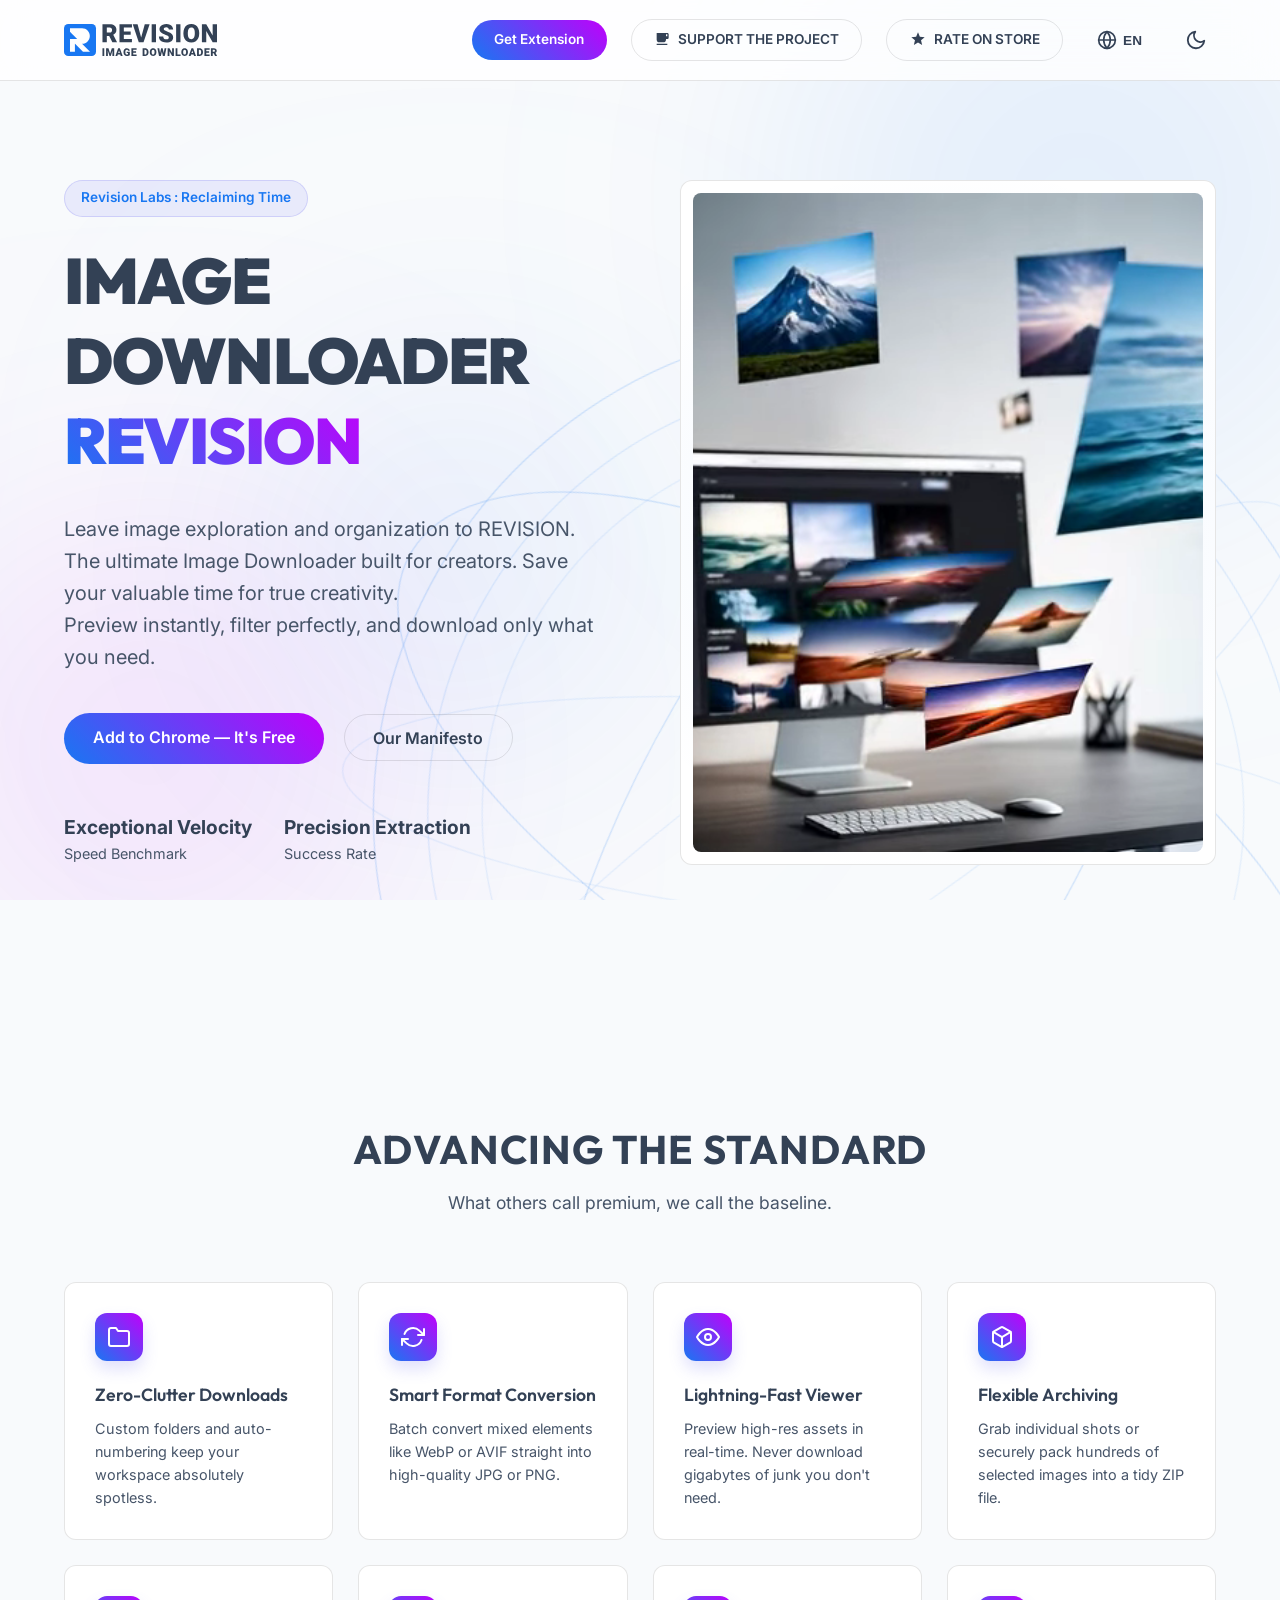
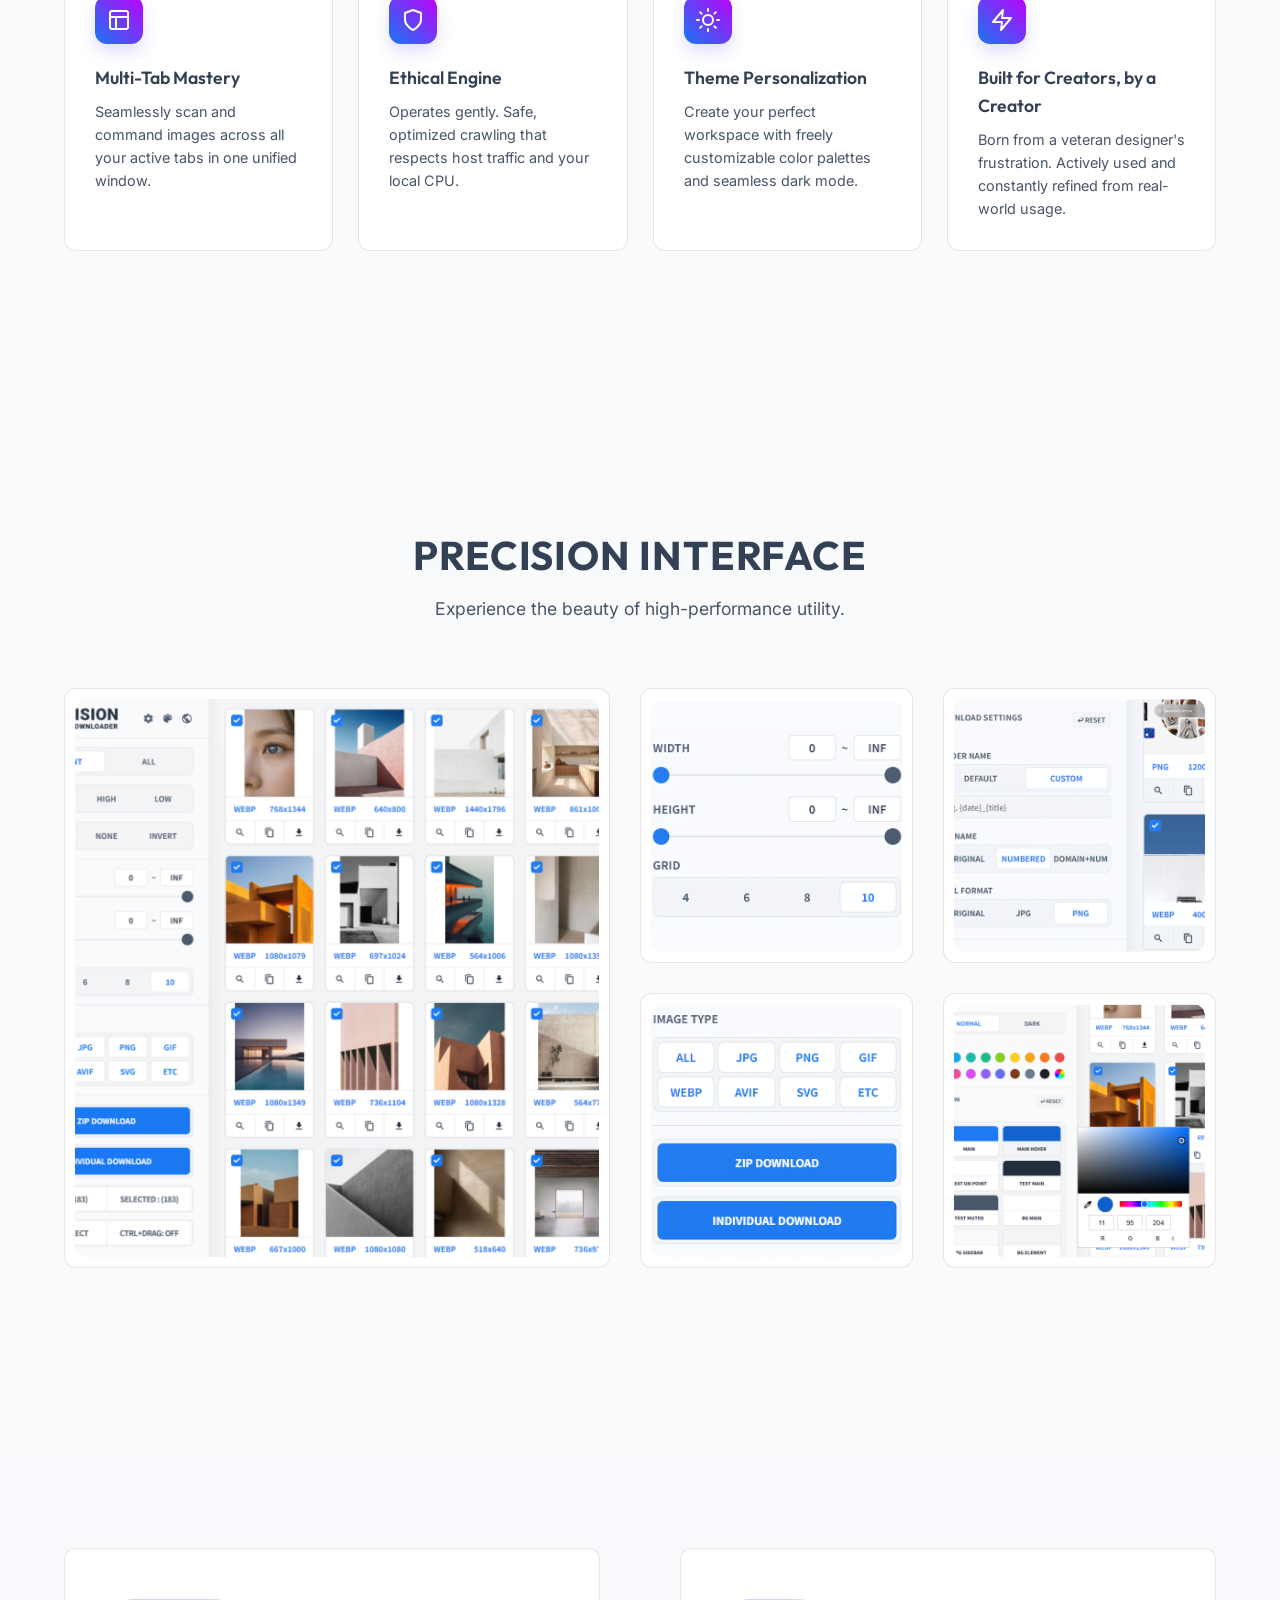
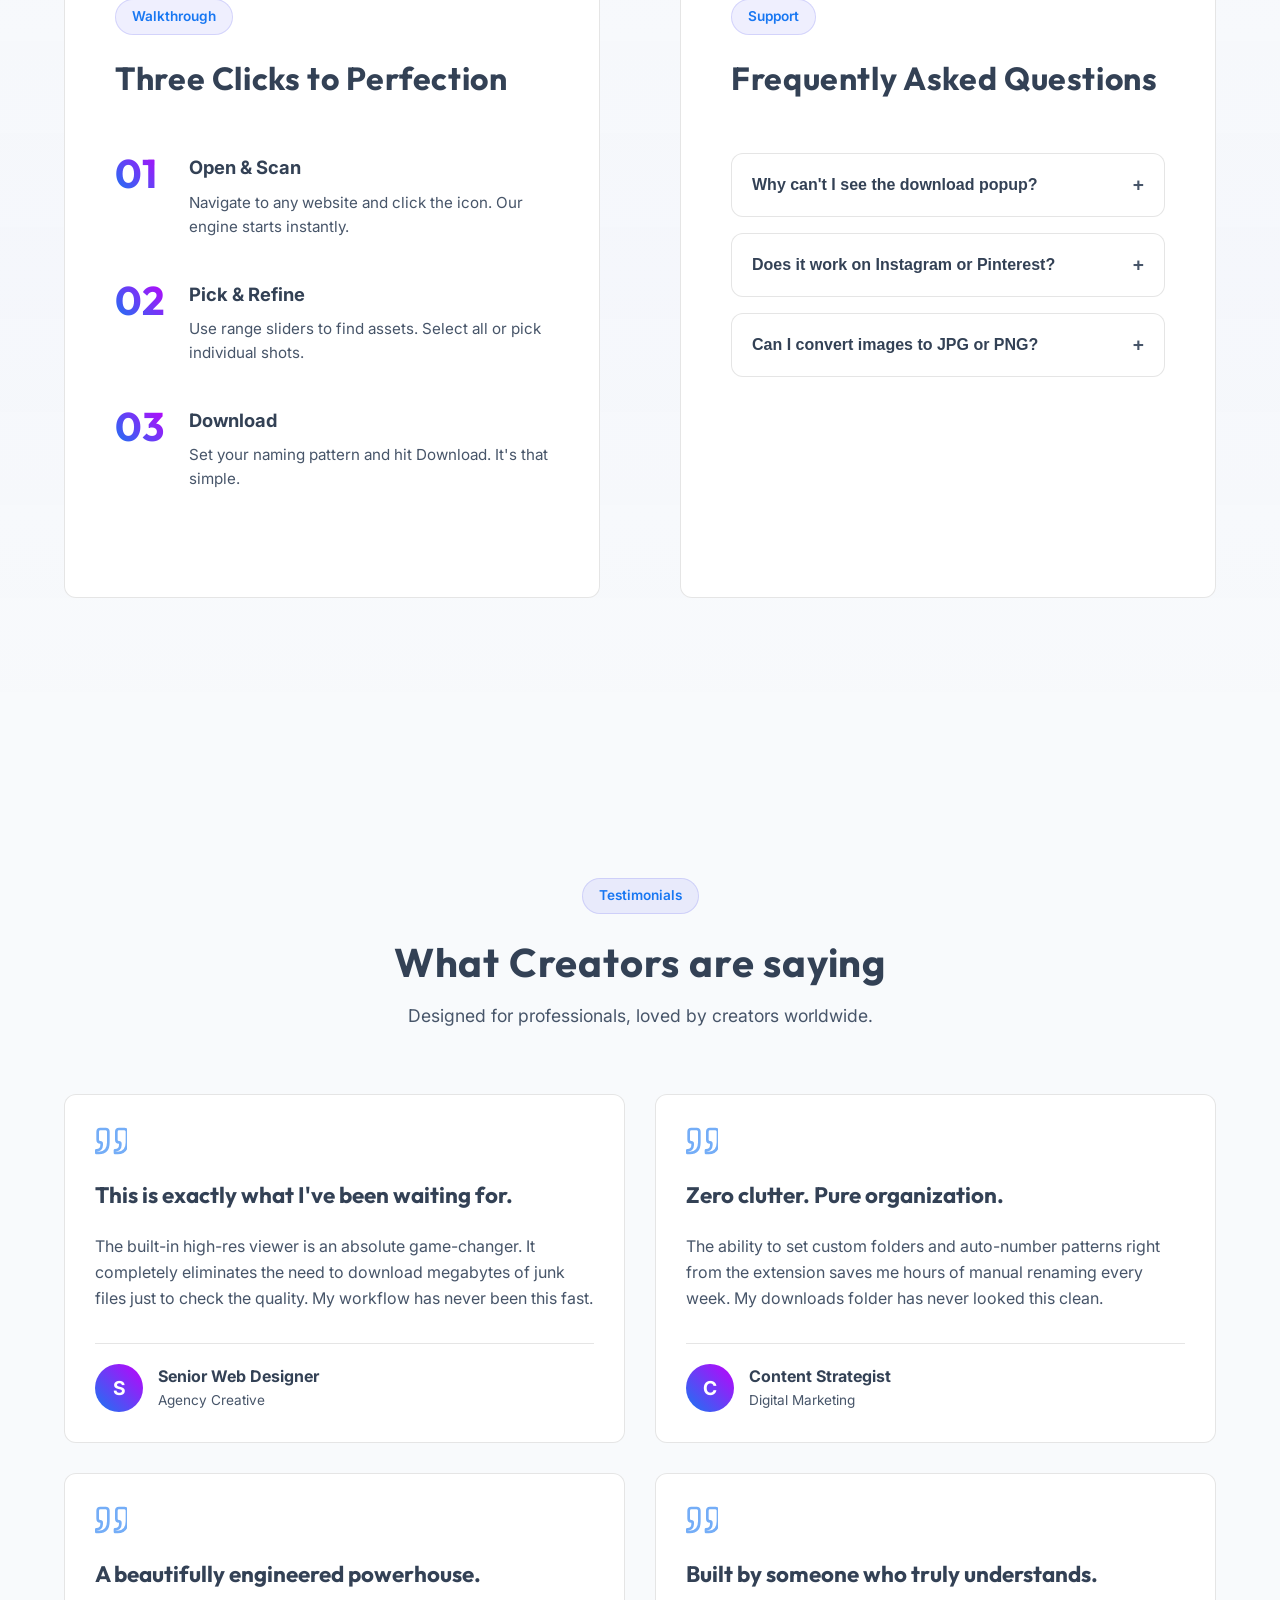
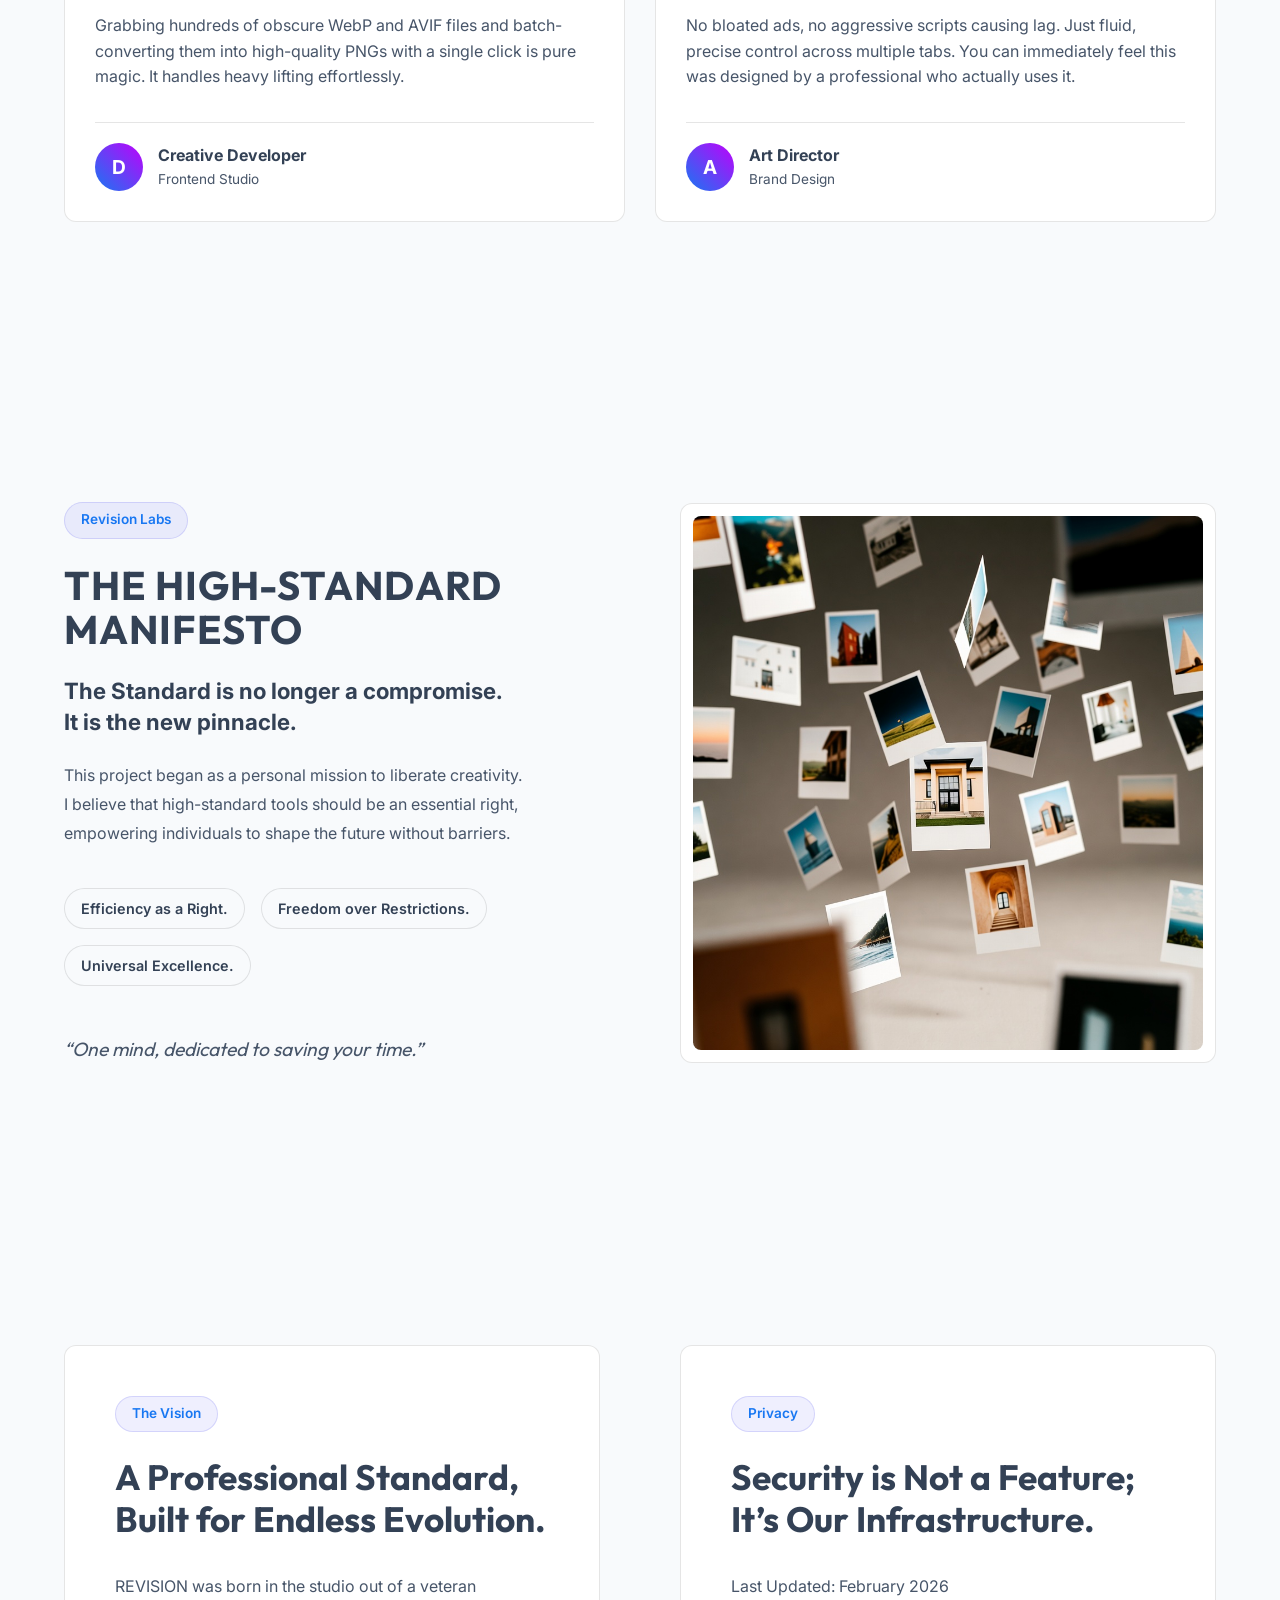
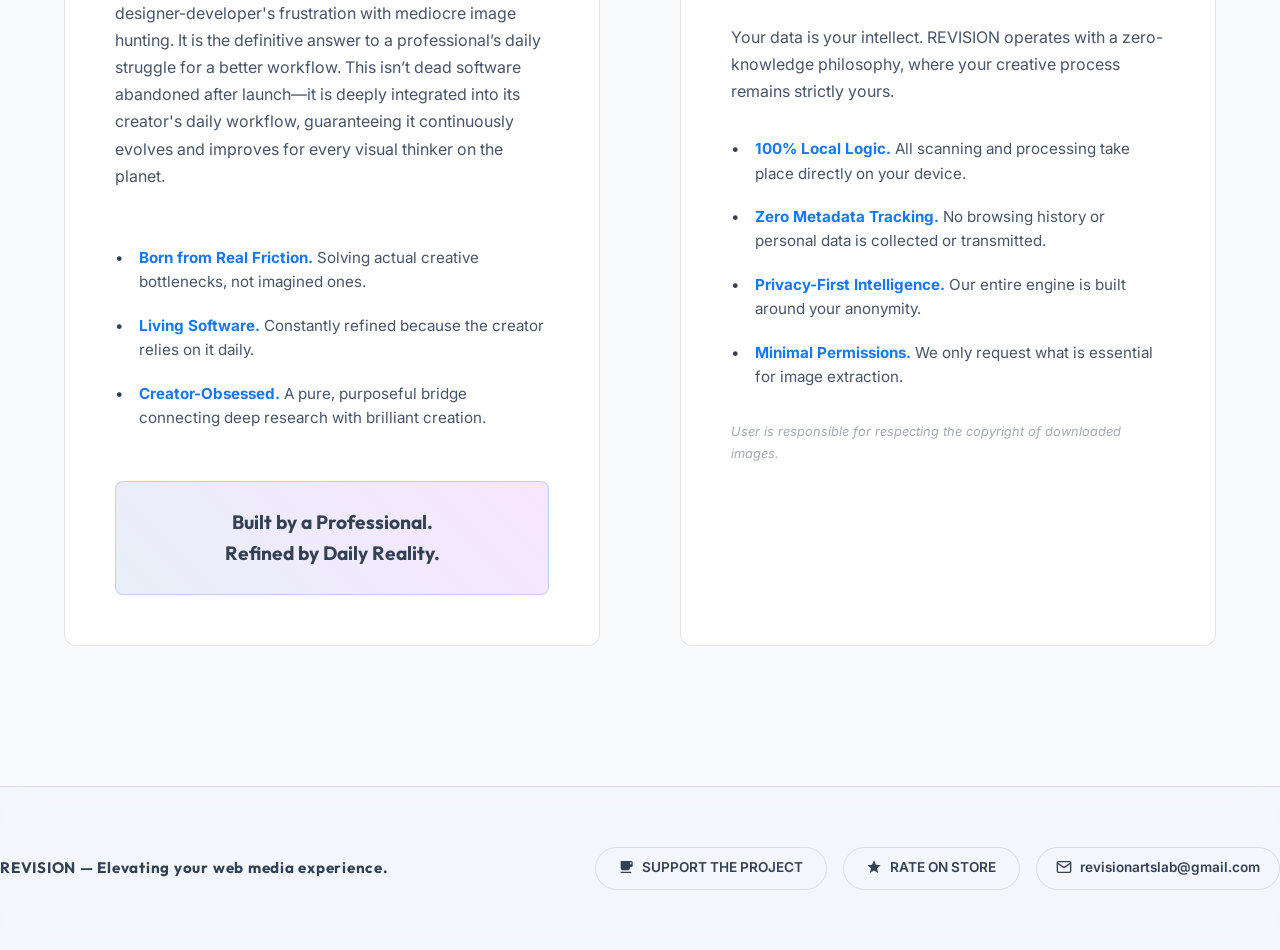
<file: index.html>
<!DOCTYPE html>
<html lang="ko">

<head>
    <meta charset="UTF-8">
    <meta name="viewport" content="width=device-width, initial-scale=1.0">
    <title>Image Downloader - REVISION | Professional Extension</title>
    <meta name="google-site-verification" content="2xDopDxNs18mn6u4zyBm__t3BilMeVWUo4t4VEAq4qQ" />

    <link rel="preconnect" href="https://fonts.googleapis.com">
    <link rel="preconnect" href="https://fonts.gstatic.com" crossorigin>
    <link rel="canonical" href="https://revisionarts.com/">
    <link
        href="https://fonts.googleapis.com/css2?family=Inter:wght@300;400;600;800&family=Outfit:wght@400;700;900&family=Noto+Sans+KR:wght@400;700;900&family=Noto+Sans+JP:wght@400;700;900&family=Noto+Sans+SC:wght@400;700;900&family=Noto+Sans+TC:wght@400;700;900&display=swap"
        rel="stylesheet">
    <link rel="stylesheet" href="style.css">
</head>

<body class="lang-loading">

    <!-- Background Visual Elements -->
    <div class="bg-elements">
        <div class="bg-glow blob-1"></div>
        <div class="bg-glow blob-2"></div>
        <div class="bg-glow blob-3"></div>
        <!-- Giant Abstract Geometry -->
        <div class="bg-geometry">
            <div class="wireframe-ring">
                <svg viewBox="0 0 1000 1000" xmlns="http://www.w3.org/2000/svg">
                    <circle cx="500" cy="500" r="450" fill="none" stroke="currentColor" stroke-width="1.2"
                        opacity="0.3" />
                    <circle cx="500" cy="500" r="400" fill="none" stroke="currentColor" stroke-width="1.2"
                        opacity="0.2" />
                    <circle cx="500" cy="500" r="350" fill="none" stroke="currentColor" stroke-width="1.2"
                        opacity="0.15" />
                    <ellipse cx="500" cy="500" rx="480" ry="200" fill="none" stroke="currentColor" stroke-width="1.2"
                        opacity="0.3" transform="rotate(45 500 500)" />
                    <ellipse cx="500" cy="500" rx="480" ry="200" fill="none" stroke="currentColor" stroke-width="1.2"
                        opacity="0.3" transform="rotate(-45 500 500)" />
                    <ellipse cx="500" cy="500" rx="480" ry="100" fill="none" stroke="currentColor" stroke-width="1.2"
                        opacity="0.15" transform="rotate(20 500 500)" />
                    <ellipse cx="500" cy="500" rx="480" ry="100" fill="none" stroke="currentColor" stroke-width="1.2"
                        opacity="0.15" transform="rotate(-20 500 500)" />
                </svg>
            </div>
        </div>
    </div>

    <!-- Header & Nav -->
    <header>
        <nav class="container">
            <a href="#" class="logo">
                <img src="assets/logo-d.svg" alt="REVISION Logo" class="logo-svg logo-dark">
                <img src="assets/logo-l.svg" alt="REVISION Logo" class="logo-svg logo-light">
            </a>


            <div class="nav-actions">
                <a href="https://chromewebstore.google.com/detail/revision-image-downloader/annklcaopcogjnmcbbkjmmlfoaimfbnb"
                    target="_blank" class="btn-primary-sm" data-i18n="nav.get_extension">Get Extension</a>
                <a href="https://ko-fi.com/revisionarts" target="_blank" class="btn-outline-sm" id="nav-kofi">
                    <svg viewBox="0 0 24 24" fill="currentColor" width="16" height="16"
                        style="margin-right: 8px; vertical-align: middle; position: relative; top: -1px;">
                        <path
                            d="M20 3H4v10c0 2.21 1.79 4 4 4h6c2.21 0 4-1.79 4-4v-1h2c1.1 0 2-.9 2-2V5c0-1.1-.9-2-2-2zm0 5h-2V5h2v3zM4 19h16v2H4v-2z" />
                    </svg>
                    <span data-i18n="nav.support_kofi">SUPPORT THE PROJECT</span>
                </a>
                <a href="https://toon.at/donate/revisionarts" target="_blank" class="btn-outline-sm" id="nav-toonation" style="display: none;">
                    <svg viewBox="0 0 24 24" fill="currentColor" width="16" height="16"
                        style="margin-right: 8px; vertical-align: middle; position: relative; top: -1px;">
                        <path d="M12 21.35l-1.45-1.32C5.4 15.36 2 12.28 2 8.5 2 5.42 4.42 3 7.5 3c1.74 0 3.41.81 4.5 2.09C13.09 3.81 14.76 3 16.5 3 19.58 3 22 5.42 22 8.5c0 3.78-3.4 6.86-8.55 11.54L12 21.35z"/>
                    </svg>
                    <span data-i18n="nav.support_toonation">투네이션 후원</span>
                </a>
                <a href="https://chromewebstore.google.com/detail/revision-image-downloader/annklcaopcogjnmcbbkjmmlfoaimfbnb/reviews"
                    target="_blank" class="btn-outline-sm" id="nav-rate">
                    <svg viewBox="0 0 24 24" fill="currentColor" width="16" height="16"
                        style="margin-right: 8px; vertical-align: middle; position: relative; top: -1px;">
                        <path
                            d="M12 17.27L18.18 21l-1.64-7.03L22 9.24l-7.19-.61L12 2 9.19 8.63 2 9.24l5.46 4.73L5.82 21z" />
                    </svg>
                    <span data-i18n="nav.rate_on_store">RATE ON STORE</span>
                </a>
                <div class="lang-selector">
                    <button id="lang-btn" class="lang-btn" aria-label="Change Language">
                        <svg viewBox="0 0 24 24" fill="none" stroke="currentColor" stroke-width="2"
                            stroke-linecap="round" stroke-linejoin="round" style="width: 20px; height: 20px;">
                            <circle cx="12" cy="12" r="10"></circle>
                            <line x1="2" y1="12" x2="22" y2="12"></line>
                            <path
                                d="M12 2a15.3 15.3 0 0 1 4 10 15.3 15.3 0 0 1-4 10 15.3 15.3 0 0 1-4-10 15.3 15.3 0 0 1 4-10z">
                            </path>
                        </svg>
                        <span id="current-lang">EN</span>
                    </button>
                    <div id="lang-dropdown" class="lang-dropdown">
                        <!-- Content dynamically generated by script.js -->
                    </div>
                </div>

                <button id="theme-toggle" class="theme-btn" aria-label="Toggle Dark/Light Mode">
                    <!-- Sun Icon (for light mode) -->
                    <svg class="icon-sun" viewBox="0 0 24 24" fill="none" stroke="currentColor" stroke-width="2"
                        stroke-linecap="round" stroke-linejoin="round"
                        style="display: none; width: 22px; height: 22px; color: var(--text-main);">
                        <circle cx="12" cy="12" r="5"></circle>
                        <line x1="12" y1="1" x2="12" y2="3"></line>
                        <line x1="12" y1="21" x2="12" y2="23"></line>
                        <line x1="4.22" y1="4.22" x2="5.64" y2="5.64"></line>
                        <line x1="18.36" y1="18.36" x2="19.78" y2="19.78"></line>
                        <line x1="1" y1="12" x2="3" y2="12"></line>
                        <line x1="21" y1="12" x2="23" y2="12"></line>
                        <line x1="4.22" y1="19.78" x2="5.64" y2="18.36"></line>
                        <line x1="18.36" y1="5.64" x2="19.78" y2="4.22"></line>
                    </svg>
                    <!-- Moon Icon (for dark mode) -->
                    <svg class="icon-moon" viewBox="0 0 24 24" fill="none" stroke="currentColor" stroke-width="2"
                        stroke-linecap="round" stroke-linejoin="round"
                        style="width: 22px; height: 22px; color: var(--text-main);">
                        <path d="M21 12.79A9 9 0 1 1 11.21 3 7 7 0 0 0 21 12.79z"></path>
                    </svg>
                </button>
            </div>
        </nav>
    </header>

    <main>
        <!-- Hero Section -->
        <section id="hero" class="hero">
            <div class="container hero-grid">
                <div class="hero-content">
                    <div class="badge" data-i18n="hero.badge">Revision Labs: Reclaiming Time</div>
                    <h1 data-i18n="hero.title">THE STANDARD OF<br><span class="text-gradient">IMAGE EXTRACTION</span>
                    </h1>
                    <p class="hero-desc" data-i18n="hero.desc">
                        Leave image exploration and organization to REVISION.<br>
                        Save your valuable time for true creativity.<br>
                        Preview instantly, filter perfectly, and download only what you need.
                    </p>
                    <div class="hero-btns">
                        <a href="https://chromewebstore.google.com/detail/revision-image-downloader/annklcaopcogjnmcbbkjmmlfoaimfbnb"
                            target="_blank" class="btn-primary" data-i18n="hero.btn_primary">Add to Chrome — It's
                            Free</a>
                        <a href="#manifesto" class="btn-secondary" data-i18n="hero.btn_secondary">Our Manifesto</a>
                    </div>
                    <div class="hero-stats">
                        <div class="stat-item" data-i18n="hero.stat_velocity"><strong>Exceptional Velocity</strong>
                            Speed Benchmark</div>
                        <div class="stat-item" data-i18n="hero.stat_precision"><strong>Precision Extraction</strong>
                            Success Rate</div>
                    </div>
                </div>
                <div class="hero-visual">
                    <div class="image-box">
                        <video id="hero-video" autoplay loop muted playsinline preload="auto" poster="./assets/hero.png"
                            class="hero-video">
                            <source src="./assets/launch.webm" type="video/webm">
                            <source src="./assets/launch.mp4" type="video/mp4">
                        </video>
                        <div class="glow-effect"></div>
                    </div>
                </div>
            </div>
        </section>

        <!-- Features Section: Advancing the Standard -->
        <section id="features" class="features">
            <div class="container">
                <div class="section-title">
                    <h2 data-i18n="features.title">ADVANCING THE STANDARD</h2>
                    <p data-i18n="features.subtitle">What others call premium, we call the baseline.</p>
                </div>
                <div class="utility-grid">
                    <!-- Zero-Clutter Downloads -->
                    <div class="u-item">
                        <div class="u-icon-box">
                            <svg viewBox="0 0 24 24" fill="none" stroke="currentColor" stroke-width="2"
                                stroke-linecap="round" stroke-linejoin="round">
                                <path d="M22 19a2 2 0 0 1-2 2H4a2 2 0 0 1-2-2V5a2 2 0 0 1 2-2h5l2 3h9a2 2 0 0 1 2 2z" />
                            </svg>
                        </div>
                        <div class="u-text">
                            <h4 data-i18n="features.f1_title">Zero-Clutter Downloads</h4>
                            <p data-i18n="features.f1_desc">Custom folders and auto-numbering keep your workspace
                                absolutely spotless.</p>
                        </div>
                    </div>
                    <!-- Smart Format Conversion -->
                    <div class="u-item">
                        <div class="u-icon-box">
                            <svg viewBox="0 0 24 24" fill="none" stroke="currentColor" stroke-width="2"
                                stroke-linecap="round" stroke-linejoin="round">
                                <polyline points="23 4 23 10 17 10" />
                                <polyline points="1 20 1 14 7 14" />
                                <path d="M3.51 9a9 9 0 0 1 14.85-3.36L23 10M1 14l4.64 4.36A9 9 0 0 0 20.49 15" />
                            </svg>
                        </div>
                        <div class="u-text">
                            <h4 data-i18n="features.f2_title">Smart Format Conversion</h4>
                            <p data-i18n="features.f2_desc">Batch convert mixed elements like WebP or AVIF straight into
                                high-quality JPG or PNG.</p>
                        </div>
                    </div>
                    <!-- Lightning-fast Viewer -->
                    <div class="u-item">
                        <div class="u-icon-box">
                            <svg viewBox="0 0 24 24" fill="none" stroke="currentColor" stroke-width="2"
                                stroke-linecap="round" stroke-linejoin="round">
                                <path d="M1 12s4-8 11-8 11 8 11 8-4 8-11 8-11-8-11-8z" />
                                <circle cx="12" cy="12" r="3" />
                            </svg>
                        </div>
                        <div class="u-text">
                            <h4 data-i18n="features.f3_title">Lightning-Fast Viewer</h4>
                            <p data-i18n="features.f3_desc">Preview high-res assets in real-time. Never download
                                gigabytes of junk you don't need.
                            </p>
                        </div>
                    </div>
                    <!-- Flexible Archiving -->
                    <div class="u-item">
                        <div class="u-icon-box">
                            <svg viewBox="0 0 24 24" fill="none" stroke="currentColor" stroke-width="2"
                                stroke-linecap="round" stroke-linejoin="round">
                                <path
                                    d="M21 16V8a2 2 0 0 0-1-1.73l-7-4a2 2 0 0 0-2 0l-7 4A2 2 0 0 0 3 8v8a2 2 0 0 0 1 1.73l7 4a2 2 0 0 0 2 0l7-4A2 2 0 0 0 21 16z" />
                                <polyline points="3.27 6.96 12 12.01 20.73 6.96" />
                                <line x1="12" y1="22.08" x2="12" y2="12" />
                            </svg>
                        </div>
                        <div class="u-text">
                            <h4 data-i18n="features.f4_title">Flexible Archiving</h4>
                            <p data-i18n="features.f4_desc">Grab individual shots or securely pack hundreds of selected
                                images into a tidy ZIP file.
                            </p>
                        </div>
                    </div>
                    <!-- Multi-Tab Mastery -->
                    <div class="u-item">
                        <div class="u-icon-box">
                            <svg viewBox="0 0 24 24" fill="none" stroke="currentColor" stroke-width="2"
                                stroke-linecap="round" stroke-linejoin="round">
                                <rect x="3" y="3" width="18" height="18" rx="2" ry="2" />
                                <line x1="3" y1="9" x2="21" y2="9" />
                                <line x1="9" y1="21" x2="9" y2="9" />
                            </svg>
                        </div>
                        <div class="u-text">
                            <h4 data-i18n="features.f5_title">Multi-Tab Mastery</h4>
                            <p data-i18n="features.f5_desc">Seamlessly scan and command images across all your active
                                tabs in one unified window.</p>
                        </div>
                    </div>
                    <!-- Ethical Engine -->
                    <div class="u-item">
                        <div class="u-icon-box">
                            <svg viewBox="0 0 24 24" fill="none" stroke="currentColor" stroke-width="2"
                                stroke-linecap="round" stroke-linejoin="round">
                                <path d="M12 22s8-4 8-10V5l-8-3-8 3v7c0 6 8 10 8 10z" />
                            </svg>
                        </div>
                        <div class="u-text">
                            <h4 data-i18n="features.f6_title">Ethical Engine</h4>
                            <p data-i18n="features.f6_desc">Operates gently. Safe, optimized crawling that respects host
                                traffic and your local CPU.
                            </p>
                        </div>
                    </div>
                    <!-- Theme Personalization -->
                    <div class="u-item">
                        <div class="u-icon-box">
                            <svg viewBox="0 0 24 24" fill="none" stroke="currentColor" stroke-width="2"
                                stroke-linecap="round" stroke-linejoin="round">
                                <circle cx="12" cy="12" r="5" />
                                <line x1="12" y1="1" x2="12" y2="3" />
                                <line x1="12" y1="21" x2="12" y2="23" />
                                <line x1="4.22" y1="4.22" x2="5.64" y2="5.64" />
                                <line x1="18.36" y1="18.36" x2="19.78" y2="19.78" />
                                <line x1="1" y1="12" x2="3" y2="12" />
                                <line x1="21" y1="12" x2="23" y2="12" />
                                <line x1="4.22" y1="19.78" x2="5.64" y2="18.36" />
                                <line x1="18.36" y1="5.64" x2="19.78" y2="4.22" />
                            </svg>
                        </div>
                        <div class="u-text">
                            <h4 data-i18n="features.f7_title">Theme Personalization</h4>
                            <p data-i18n="features.f7_desc">Create your perfect workspace with freely customizable color
                                palettes and seamless dark
                                mode.</p>
                        </div>
                    </div>
                    <!-- Built By A Creator -->
                    <div class="u-item">
                        <div class="u-icon-box">
                            <svg viewBox="0 0 24 24" fill="none" stroke="currentColor" stroke-width="2"
                                stroke-linecap="round" stroke-linejoin="round">
                                <path d="M13 2L3 14h9l-1 8 10-12h-9l1-8z" />
                            </svg>
                        </div>
                        <div class="u-text">
                            <h4 data-i18n="features.f8_title">Built for Creators, by a Creator</h4>
                            <p data-i18n="features.f8_desc">Born from a veteran designer's frustration. Actively used
                                and constantly refined from
                                real-world usage.</p>
                        </div>
                    </div>

                </div>
            </div>
        </section>


        <!-- Showcase Section -->
        <section id="showcase" class="showcase">
            <div class="container">
                <div class="section-title">
                    <h2 data-i18n="showcase.title">PRECISION INTERFACE</h2>
                    <p data-i18n="showcase.subtitle">Experience the beauty of high-performance utility.</p>
                </div>
                <div class="showcase-grid">
                    <!-- Main Frame -->
                    <div class="shot-frame main-shot">
                        <div class="placeholder-img" id="img-main">
                            <img src="assets/shot-main.png" alt="REVISION Main Interface" width="1200" height="800"
                                loading="lazy">
                        </div>
                        <div class="frame-overlay"></div>
                    </div>
                    <!-- Detail Column 1 -->
                    <div class="side-shots">
                        <div class="shot-frame detail-shot">
                            <div class="placeholder-img" id="img-detail-1">
                                <img src="assets/shot-detail-1.png" alt="Advanced Filtering Technology" width="600"
                                    height="400" loading="lazy">
                            </div>
                            <div class="frame-overlay"></div>
                        </div>
                        <div class="shot-frame detail-shot">
                            <div class="placeholder-img" id="img-detail-2">
                                <img src="assets/shot-detail-2.png" alt="Pure Organization Settings" width="600"
                                    height="400" loading="lazy">
                            </div>
                            <div class="frame-overlay"></div>
                        </div>
                    </div>
                    <!-- Detail Column 2 (New) -->
                    <div class="side-shots">
                        <div class="shot-frame detail-shot">
                            <div class="placeholder-img" id="img-detail-3">
                                <img src="assets/shot-detail-3.png" alt="App Element Precision View 1" width="600"
                                    height="400" loading="lazy">
                            </div>
                            <div class="frame-overlay"></div>
                        </div>
                        <div class="shot-frame detail-shot">
                            <div class="placeholder-img" id="img-detail-4">
                                <img src="assets/shot-detail-4.png" alt="App Element Precision View 2" width="600"
                                    height="400" loading="lazy">
                            </div>
                            <div class="frame-overlay"></div>
                        </div>
                    </div>
                </div>
            </div>
        </section>


        <!-- Help & Information Section: Tutorial + FAQ Combined -->
        <section id="help-center" class="help-section">
            <div class="container">
                <div class="help-grid">
                    <!-- Tutorial Column -->
                    <div class="help-card tutorial-column">
                        <div class="section-title text-left">
                            <div class="badge" data-i18n="help.badge_walkthrough">Walkthrough</div>
                            <h2 data-i18n="help.title_walkthrough">Three Clicks to Perfection</h2>
                        </div>
                        <div class="step-list-vertical">
                            <div class="step-v">
                                <span class="step-v-num" data-i18n="help.step1_num">01</span>
                                <div class="step-v-content">
                                    <h4 data-i18n="help.step1_title">Open & Scan</h4>
                                    <p data-i18n="help.step1_desc">Navigate to any website and click the icon. Our
                                        engine starts instantly.</p>
                                </div>
                            </div>
                            <div class="step-v">
                                <span class="step-v-num" data-i18n="help.step2_num">02</span>
                                <div class="step-v-content">
                                    <h4 data-i18n="help.step2_title">Pick & Refine</h4>
                                    <p data-i18n="help.step2_desc">Use range sliders to find assets. Select all or pick
                                        individual shots.</p>
                                </div>
                            </div>
                            <div class="step-v">
                                <span class="step-v-num" data-i18n="help.step3_num">03</span>
                                <div class="step-v-content">
                                    <h4 data-i18n="help.step3_title">Download</h4>
                                    <p data-i18n="help.step3_desc">Set your naming pattern and hit Download. It's that
                                        simple.</p>
                                </div>
                            </div>
                        </div>
                    </div>

                    <!-- FAQ Column -->
                    <div class="help-card faq-column">
                        <div class="section-title text-left">
                            <div class="badge" data-i18n="help.badge_support">Support</div>
                            <h2 data-i18n="help.title_faq">Frequently Asked Questions</h2>
                        </div>
                        <div class="faq-list-compact">
                            <div class="faq-item">
                                <button class="faq-toggle" data-i18n="help.q1">Why can't I see the download
                                    popup?</button>
                                <div class="faq-content">
                                    <p data-i18n="help.a1">Chrome may block multiple download requests. Check settings
                                        at <code class="code-inline">chrome://settings/downloads</code> and disable "Ask
                                        where to save each file".</p>
                                </div>
                            </div>
                            <div class="faq-item">
                                <button class="faq-toggle" data-i18n="help.q2">Does it work on Instagram or
                                    Pinterest?</button>
                                <div class="faq-content">
                                    <p data-i18n="help.a2">Yes. REVISION features a special social media driver that
                                        handles complex URL
                                        patterns found on these platforms.</p>
                                </div>
                            </div>
                            <div class="faq-item">
                                <button class="faq-toggle" data-i18n="help.q3">Can I convert images to JPG or
                                    PNG?</button>
                                <div class="faq-content">
                                    <p data-i18n="help.a3">Absolutely. You can choose to save files in their original
                                        format or convert them
                                        within the download settings.</p>
                                </div>
                            </div>
                        </div>
                    </div>
                </div>
            </div>
        </section>

        <!-- Testimonials Section -->
        <section id="testimonials" class="testimonials">
            <div class="container">
                <div class="section-title">
                    <div class="badge" data-i18n="testimonials.badge">Testimonials</div>
                    <h2 data-i18n="testimonials.title">What Creators are saying</h2>
                    <p data-i18n="testimonials.subtitle">Designed for professionals, loved by creators worldwide.</p>
                </div>
                <div class="testimonial-grid">
                    <!-- Testimonial 1 -->
                    <div class="testi-card">
                        <div class="testi-icon">
                            <svg viewBox="0 0 24 24" fill="none" stroke="currentColor" stroke-width="2"
                                stroke-linecap="round" stroke-linejoin="round">
                                <path
                                    d="M3 21c3 0 7-1 7-8V5c0-1.25-.756-2.017-2-2H4c-1.25 0-2 .75-2 1.972V11c0 1.25.75 2 2 2 1 0 1 0 1 1v1c0 2.514-1.686 4-4 4v2zm14 0c3 0 7-1 7-8V5c0-1.25-.757-2.017-2-2h-4c-1.243 0-2 .75-2 1.972V11c0 1.25.757 2 2 2 1 0 1 0 1 1v1c0 2.514-1.686 4-4 4v2z" />
                            </svg>
                        </div>
                        <div class="t-quote" data-i18n="testimonials.t1_quote">This is exactly what I've been waiting
                            for.</div>
                        <p class="t-text" data-i18n="testimonials.t1_desc">The built-in high-res viewer is an absolute
                            game-changer. It completely
                            eliminates the need to download megabytes of junk files just to check the quality. My
                            workflow has never been this fast.</p>
                        <div class="t-author">
                            <div class="t-avatar">S</div>
                            <div class="t-info">
                                <span class="t-name" data-i18n="testimonials.t1_name">Senior Web Designer</span>
                                <span class="t-role" data-i18n="testimonials.t1_role">Agency Creative</span>
                            </div>
                        </div>
                    </div>
                    <!-- Testimonial 2 -->
                    <div class="testi-card">
                        <div class="testi-icon">
                            <svg viewBox="0 0 24 24" fill="none" stroke="currentColor" stroke-width="2"
                                stroke-linecap="round" stroke-linejoin="round">
                                <path
                                    d="M3 21c3 0 7-1 7-8V5c0-1.25-.756-2.017-2-2H4c-1.25 0-2 .75-2 1.972V11c0 1.25.75 2 2 2 1 0 1 0 1 1v1c0 2.514-1.686 4-4 4v2zm14 0c3 0 7-1 7-8V5c0-1.25-.757-2.017-2-2h-4c-1.243 0-2 .75-2 1.972V11c0 1.25.757 2 2 2 1 0 1 0 1 1v1c0 2.514-1.686 4-4 4v2z" />
                            </svg>
                        </div>
                        <div class="t-quote" data-i18n="testimonials.t2_quote">Zero clutter. Pure organization.</div>
                        <p class="t-text" data-i18n="testimonials.t2_desc">The ability to set custom folders and
                            auto-number patterns right from the
                            extension saves me hours of manual renaming every week. My downloads folder has never looked
                            this clean.</p>
                        <div class="t-author">
                            <div class="t-avatar">C</div>
                            <div class="t-info">
                                <span class="t-name" data-i18n="testimonials.t2_name">Content Strategist</span>
                                <span class="t-role" data-i18n="testimonials.t2_role">Digital Marketing</span>
                            </div>
                        </div>
                    </div>
                    <!-- Testimonial 3 -->
                    <div class="testi-card">
                        <div class="testi-icon">
                            <svg viewBox="0 0 24 24" fill="none" stroke="currentColor" stroke-width="2"
                                stroke-linecap="round" stroke-linejoin="round">
                                <path
                                    d="M3 21c3 0 7-1 7-8V5c0-1.25-.756-2.017-2-2H4c-1.25 0-2 .75-2 1.972V11c0 1.25.75 2 2 2 1 0 1 0 1 1v1c0 2.514-1.686 4-4 4v2zm14 0c3 0 7-1 7-8V5c0-1.25-.757-2.017-2-2h-4c-1.243 0-2 .75-2 1.972V11c0 1.25.757 2 2 2 1 0 1 0 1 1v1c0 2.514-1.686 4-4 4v2z" />
                            </svg>
                        </div>
                        <div class="t-quote" data-i18n="testimonials.t3_quote">A beautifully engineered powerhouse.
                        </div>
                        <p class="t-text" data-i18n="testimonials.t3_desc">Grabbing hundreds of obscure WebP and AVIF
                            files and batch-converting them
                            into high-quality PNGs with a single click is pure magic. It handles heavy lifting
                            effortlessly.</p>
                        <div class="t-author">
                            <div class="t-avatar">D</div>
                            <div class="t-info">
                                <span class="t-name" data-i18n="testimonials.t3_name">Creative Developer</span>
                                <span class="t-role" data-i18n="testimonials.t3_role">Frontend Studio</span>
                            </div>
                        </div>
                    </div>
                    <!-- Testimonial 4 -->
                    <div class="testi-card">
                        <div class="testi-icon">
                            <svg viewBox="0 0 24 24" fill="none" stroke="currentColor" stroke-width="2"
                                stroke-linecap="round" stroke-linejoin="round">
                                <path
                                    d="M3 21c3 0 7-1 7-8V5c0-1.25-.756-2.017-2-2H4c-1.25 0-2 .75-2 1.972V11c0 1.25.75 2 2 2 1 0 1 0 1 1v1c0 2.514-1.686 4-4 4v2zm14 0c3 0 7-1 7-8V5c0-1.25-.757-2.017-2-2h-4c-1.243 0-2 .75-2 1.972V11c0 1.25.757 2 2 2 1 0 1 0 1 1v1c0 2.514-1.686 4-4 4v2z" />
                            </svg>
                        </div>
                        <div class="t-quote" data-i18n="testimonials.t4_quote">Built by someone who truly understands.
                        </div>
                        <p class="t-text" data-i18n="testimonials.t4_desc">No bloated ads, no aggressive scripts causing
                            lag. Just fluid, precise control
                            across multiple tabs. You can immediately feel this was designed by a professional who
                            actually uses it.</p>
                        <div class="t-author">
                            <div class="t-avatar">A</div>
                            <div class="t-info">
                                <span class="t-name" data-i18n="testimonials.t4_name">Art Director</span>
                                <span class="t-role" data-i18n="testimonials.t4_role">Brand Design</span>
                            </div>
                        </div>
                    </div>
                </div>
            </div>
        </section>

        <!-- Manifesto Section -->
        <section id="manifesto" class="manifesto">
            <div class="container">
                <div class="manifest manifesto-grid">
                    <div class="manifesto-content">
                        <div class="badge" data-i18n="manifesto.badge">Revision Labs</div>
                        <h2 data-i18n="manifesto.title">THE HIGH-STANDARD MANIFESTO</h2>
                        <p class="manifesto-lead" data-i18n="manifesto.lead">The Standard is no longer a compromise.
                            <br>It is the new pinnacle.
                        </p>
                        <p class="manifesto-desc" data-i18n="manifesto.desc">
                            This project began as a personal mission to liberate creativity.<br>
                            I believe that high-standard tools should be an essential right,<br>
                            empowering individuals to shape the future without barriers.
                        </p>
                        <div class="manifesto-tags">
                            <span class="m-tag" data-i18n="manifesto.tag1">Efficiency as a Right.</span>
                            <span class="m-tag" data-i18n="manifesto.tag2">Freedom over Restrictions.</span>
                            <span class="m-tag" data-i18n="manifesto.tag3">Universal Excellence.</span>
                        </div>
                        <p class="manifesto-signature" data-i18n="manifesto.signature">“One mind, dedicated to saving
                            your time.”</p>
                    </div>
                    <div class="manifesto-visual">
                        <img src="assets/manifesto.png" alt="Manifesto Abstract Visualization" class="manifesto-img"
                            loading="lazy">
                        <div class="manifesto-glow"></div>
                    </div>
                </div>
            </div>
        </section>
        <!-- Final Trust Section: Solo Vision + Privacy Architecture -->
        <section class="trust-footer-section">
            <div class="container">
                <div class="trust-grid-combined">
                    <!-- The Vision Card -->
                    <div class="trust-card solo-card">
                        <div class="badge" data-i18n="trust.badge_vision">The Vision</div>
                        <h2 data-i18n="trust.title_vision">A Professional Standard, <br>Built for Endless Evolution.
                        </h2>
                        <p data-i18n="trust.desc_vision">REVISION was born in the studio out of a veteran
                            designer-developer's frustration with
                            mediocre image hunting. It is the definitive answer to a professional’s daily struggle for a
                            better workflow. This isn’t dead software abandoned after launch—it is deeply integrated
                            into its creator's daily workflow, guaranteeing it continuously evolves and improves for
                            every visual thinker on the planet.</p>
                        <ul class="benefit-list">
                            <li><strong class="text-primary" data-i18n="trust.v_point1_title">Born from Real
                                    Friction.</strong> <span data-i18n="trust.v_point1_desc">Solving actual creative
                                    bottlenecks, not imagined ones.</span></li>
                            <li><strong class="text-primary" data-i18n="trust.v_point2_title">Living Software.</strong>
                                <span data-i18n="trust.v_point2_desc">Constantly refined because the
                                    creator relies on it daily.</span>
                            </li>
                            <li><strong class="text-primary" data-i18n="trust.v_point3_title">Creator-Obsessed.</strong>
                                <span data-i18n="trust.v_point3_desc">A pure, purposeful bridge
                                    connecting deep research with brilliant creation.</span>
                            </li>
                        </ul>
                        <div class="accent-box-mini">
                            <div class="stat-mini" data-i18n="trust.accent">Built by a Professional. <br>Refined by
                                Daily Reality.</div>
                        </div>
                    </div>

                    <!-- Privacy Card -->
                    <div class="trust-card privacy-card" id="privacy">
                        <div class="badge badge-privacy" data-i18n="trust.badge_privacy">Privacy</div>
                        <h2 data-i18n="trust.title_privacy">Security is Not a Feature; <br>It’s Our Infrastructure.</h2>
                        <p class="last-updated" data-i18n="trust.last_updated">Last Updated: February 2026</p>
                        <div class="privacy-content">
                            <p data-i18n="trust.desc_privacy">Your data is your intellect. REVISION operates with a
                                zero-knowledge philosophy, where
                                your creative process remains strictly yours.</p>
                            <ul>
                                <li><strong class="text-primary" data-i18n="trust.p_point1_title">100% Local
                                        Logic.</strong> <span data-i18n="trust.p_point1_desc">All scanning and
                                        processing
                                        take place directly on your device.</span></li>
                                <li><strong class="text-primary" data-i18n="trust.p_point2_title">Zero Metadata
                                        Tracking.</strong> <span data-i18n="trust.p_point2_desc">No browsing history or
                                        personal data is collected or transmitted.</span></li>
                                <li><strong class="text-primary" data-i18n="trust.p_point3_title">Privacy-First
                                        Intelligence.</strong> <span data-i18n="trust.p_point3_desc">Our entire engine
                                        is built around your anonymity.</span></li>
                                <li><strong class="text-primary" data-i18n="trust.p_point4_title">Minimal
                                        Permissions.</strong> <span data-i18n="trust.p_point4_desc">We only request what
                                        is
                                        essential for image extraction.</span></li>
                            </ul>
                            <p class="copyright-note" data-i18n="trust.copyright_responsibility">User is responsible for
                                respecting the copyright of downloaded
                                images.</p>
                        </div>
                    </div>
                </div>
            </div>
        </section>
    </main>

    <footer>
        <div class="container">
            <div class="footer-grid">
                <div class="footer-info">
                    <p class="footer-brand-line" data-i18n="footer.brand_line">REVISION — Elevating your web media
                        experience.</p>
                </div>
                <div class="footer-links">
                    <a href="https://ko-fi.com/revisionarts" target="_blank" class="btn-outline-sm" id="footer-kofi">
                        <svg viewBox="0 0 24 24" fill="currentColor" width="16" height="16"
                            style="margin-right: 8px; vertical-align: middle; position: relative; top: -1px;">
                            <path
                                d="M20 3H4v10c0 2.21 1.79 4 4 4h6c2.21 0 4-1.79 4-4v-1h2c1.1 0 2-.9 2-2V5c0-1.1-.9-2-2-2zm0 5h-2V5h2v3zM4 19h16v2H4v-2z" />
                        </svg>
                        <span data-i18n="footer.support_kofi">SUPPORT THE PROJECT</span>
                    </a>
                    <a href="https://toon.at/donate/revisionarts" target="_blank" class="btn-outline-sm" id="footer-toonation" style="display: none;">
                        <svg viewBox="0 0 24 24" fill="currentColor" width="16" height="16"
                            style="margin-right: 8px; vertical-align: middle; position: relative; top: -1px;">
                            <path d="M12 21.35l-1.45-1.32C5.4 15.36 2 12.28 2 8.5 2 5.42 4.42 3 7.5 3c1.74 0 3.41.81 4.5 2.09C13.09 3.81 14.76 3 16.5 3 19.58 3 22 5.42 22 8.5c0 3.78-3.4 6.86-8.55 11.54L12 21.35z"/>
                        </svg>
                        <span data-i18n="footer.support_toonation">투네이션 후원</span>
                    </a>
                    <a href="https://chromewebstore.google.com/detail/revision-image-downloader/annklcaopcogjnmcbbkjmmlfoaimfbnb/reviews"
                        target="_blank" class="btn-outline-sm" id="footer-rate">
                        <svg viewBox="0 0 24 24" fill="currentColor" width="16" height="16"
                            style="margin-right: 8px; vertical-align: middle; position: relative; top: -1px;">
                            <path
                                d="M12 17.27L18.18 21l-1.64-7.03L22 9.24l-7.19-.61L12 2 9.19 8.63 2 9.24l5.46 4.73L5.82 21z" />
                        </svg>
                        <span data-i18n="nav.rate_on_store">RATE ON STORE</span>
                    </a>
                    <a href="javascript:void(0)" class="btn-outline-sm" id="footer-email" style="position: relative;">
                        <svg viewBox="0 0 24 24" fill="none" stroke="currentColor" stroke-width="2"
                            stroke-linecap="round" stroke-linejoin="round" width="16" height="16"
                            style="margin-right: 8px; vertical-align: middle; position: relative; top: -1px;">
                            <path d="M4 4h16c1.1 0 2 .9 2 2v12c0 1.1-.9 2-2 2H4c-1.1 0-2-.9-2-2V6c0-1.1.9-2 2-2z" />
                            <polyline points="22,6 12,13 2,6" />
                        </svg>
                        <span id="footer-email-text">revisionartslab@gmail.com</span>
                        <span id="copy-tooltip" class="copy-tooltip" data-i18n="footer.copied">Copied!</span>
                    </a>
                </div>
            </div>
        </div>
    </footer>

    <!-- Back to Top Button -->
    <button id="back-to-top" class="back-to-top" aria-label="Back to Top">
        <svg viewBox="0 0 24 24" fill="none" stroke="currentColor" stroke-width="2.5" stroke-linecap="round"
            stroke-linejoin="round">
            <polyline points="18 15 12 9 6 15"></polyline>
        </svg>
    </button>

    <script src="script.js"></script>
</body>

</html>
</file>
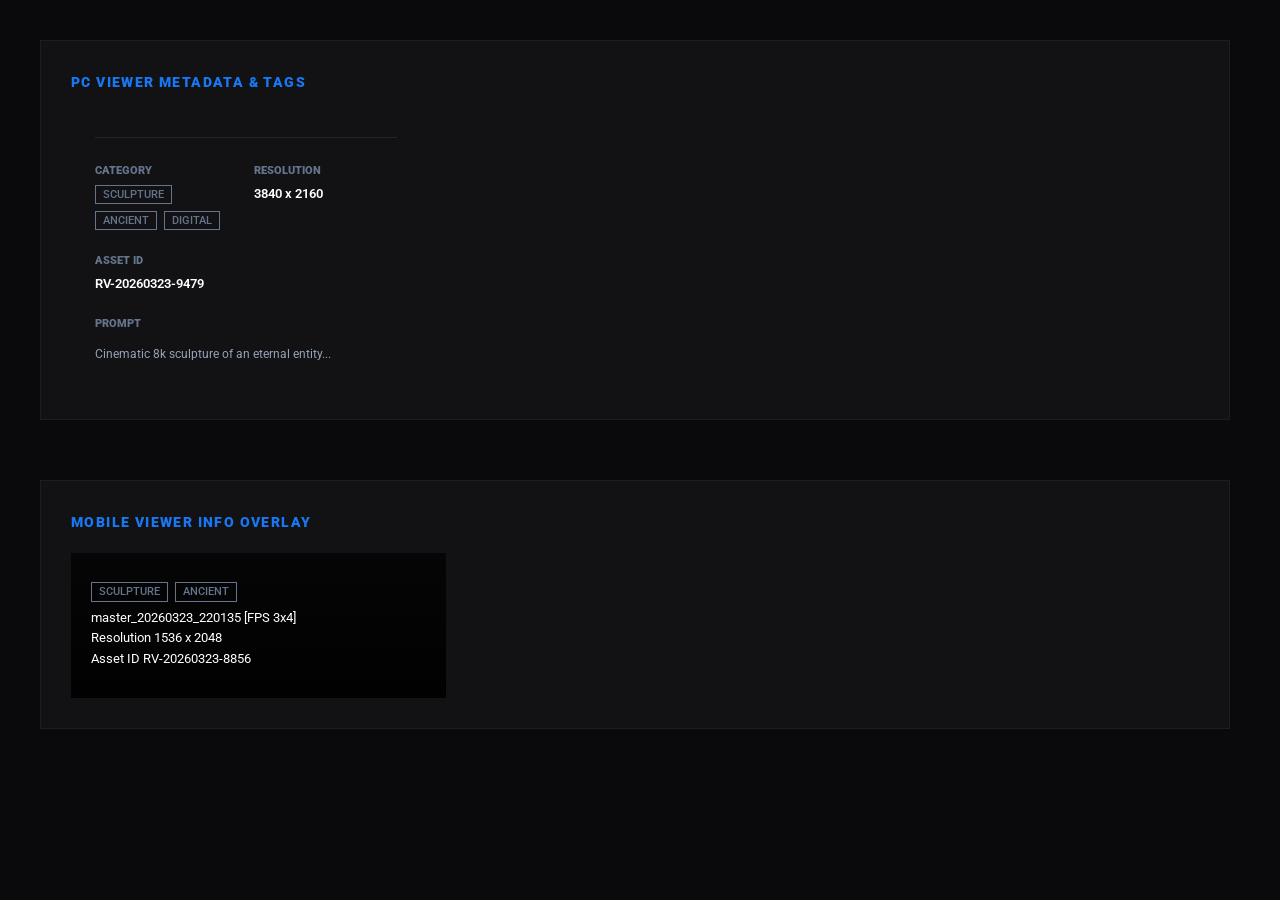
<file: gallery/styling_preview.html>
<!DOCTYPE html>
<html lang="en">
<head>
    <meta charset="UTF-8">
    <meta name="viewport" content="width=device-width, initial-scale=1.0">
    <title>REVISION ARTS - Styling Preview</title>
    <link rel="stylesheet" href="gallery-style.css">
    <style>
        body {
            background: #0a0a0c;
            padding: 40px;
            color: white;
            font-family: 'Roboto', sans-serif;
        }
        .preview-section {
            margin-bottom: 60px;
            border: 1px solid rgba(255,255,255,0.05);
            padding: 30px;
            background: #121214;
        }
        .preview-title {
            font-size: 14px;
            font-weight: 900;
            color: #1877F2;
            margin-bottom: 20px;
            text-transform: uppercase;
            letter-spacing: 0.1em;
        }
        .mock-pc-panel {
            width: 350px;
            padding: 24px;
            background: transparent;
        }
        .mock-m-panel {
            width: 375px;
            background: linear-gradient(to top, rgba(0, 0, 0, 0.95), rgba(0, 0, 0, 0.7));
            padding: 28px 20px;
        }
    </style>
</head>
<body>
    <div class="preview-section">
        <div class="preview-title">PC Viewer Metadata & Tags</div>
        <div class="mock-pc-panel">
            <div class="viewer-meta-grid">
                <div class="meta-item">
                    <label>Category</label>
                    <div id="viewer-category">
                        <span class="clickable-tag">SCULPTURE</span>
                        <span class="clickable-tag">ANCIENT</span>
                        <span class="clickable-tag">DIGITAL</span>
                    </div>
                </div>
                <div class="meta-item">
                    <label>Resolution</label>
                    <p id="viewer-res">3840 x 2160</p>
                </div>
                <div class="meta-item">
                    <label>Asset ID</label>
                    <p id="viewer-id">RV-20260323-9479</p>
                </div>
            </div>
            <div class="prompt-panel" style="margin-top:20px;">
                <div class="prompt-header">
                    <span>PROMPT</span>
                </div>
                <div class="prompt-content">Cinematic 8k sculpture of an eternal entity...</div>
            </div>
        </div>
    </div>

    <div class="preview-section">
        <div class="preview-title">Mobile Viewer Info Overlay</div>
        <div class="mock-m-panel">
            <div class="m-info-category">
                <span class="clickable-tag">SCULPTURE</span>
                <span class="clickable-tag">ANCIENT</span>
            </div>
            <div class="m-info-title">master_20260323_220135 [FPS 3x4]</div>
            <div class="m-info-meta">
                <div class="m-meta-item">
                    <span class="m-meta-label">Resolution</span>
                    <span>1536 x 2048</span>
                </div>
                <div class="m-meta-item">
                    <span class="m-meta-label">Asset ID</span>
                    <span>RV-20260323-8856</span>
                </div>
            </div>
        </div>
    </div>
</body>
</html>
</file>
<file: style.css>
:root {
    --bg-dark: #0a0a0c;
    --bg-card: rgba(255, 255, 255, 0.03);
    --primary: #1877F2;
    --primary-glow: rgba(24, 119, 242, 0.4);
    --accent: #c000fb;
    /* Vibrant Purple Accent */
    --text-main: #f8fafc;
    --text-dim: #cbd5e1;
    /* Lightened from #94a3b8 for better readability */
    --border: rgba(255, 255, 255, 0.1);
    --bg-header: rgba(10, 10, 12, 0.8);
    --bg-header-scrolled: rgba(10, 10, 12, 0.95);
    --bg-footer: rgba(10, 10, 12, 0.5);
    --font-head: 'Outfit', 'Noto Sans SC', 'Noto Sans TC', 'Noto Sans KR', 'Noto Sans JP', sans-serif;
    --font-body: 'Inter', 'Noto Sans SC', 'Noto Sans TC', 'Noto Sans KR', 'Noto Sans JP', sans-serif;

    /* Spacing System */
    --section-p-v: 140px;
    /* Consistent vertical padding for sections */

    /* Radius System */
    --radius-main: 12px;
    --radius-inner: 8px;

    /* Card System */
    --bg-glass-card: rgba(255, 255, 255, 0.03);
    --glass-blur: blur(20px);
    --card-border: 1px solid rgba(255, 255, 255, 0.1);
    --padding-large: 50px;
    --padding-medium: 30px;
}

[data-theme="light"] {
    --bg-dark: #f8fafc;
    --bg-card: #ffffff;
    --primary: #1877F2;
    --primary-glow: rgba(24, 119, 242, 0.2);
    --accent: #c000fb;
    --text-main: #334155;
    --text-dim: #475569;
    --border: rgba(0, 0, 0, 0.1);
    --bg-header: rgba(255, 255, 255, 0.8);
    --bg-header-scrolled: rgba(255, 255, 255, 0.95);
    --bg-footer: rgba(240, 244, 248, 0.6);
    --bg-footer: rgba(240, 244, 248, 0.6);
}

[data-theme="light"] body {
    background-color: #f8fafc;
}

[data-theme="light"] .bg-glow {
    mix-blend-mode: multiply;
    opacity: 0.08;
    /* Subtle background for light mode */
}

[data-theme="light"] .u-item,
[data-theme="light"] .trust-card,
[data-theme="light"] .help-card,
[data-theme="light"] .faq-item,
[data-theme="light"] .image-box,
[data-theme="light"] .shot-frame,
[data-theme="light"] .manifesto-visual,
[data-theme="light"] .testi-card {
    background: #ffffff;
    border: 1px solid var(--border);
    box-shadow: none;
    backdrop-filter: none;
}

* {
    margin: 0;
    padding: 0;
    box-sizing: border-box;
    -webkit-font-smoothing: antialiased;
}

html {
    scroll-behavior: smooth;
    scroll-padding-top: 100px;
    /* [UX] 모바일 레이아웃 흔들림(덜컹거림) 방지: 루트 수준에서 가로 스크롤 완전 차단 */
    overflow-x: hidden;
}

body {
    background-color: var(--bg-dark);
    color: var(--text-main);
    font-family: var(--font-body);
    line-height: 1.6;
    overflow-x: hidden;
    position: relative;
    /* Force immediate repaint on theme change for mobile */
    transition: background-color 0.4s cubic-bezier(0.4, 0, 0.2, 1),
        color 0.4s cubic-bezier(0.4, 0, 0.2, 1),
        opacity 0.3s ease-in-out;
}

body.lang-loading {
    opacity: 0;
}



/* --- Background Visual Elements --- */
.bg-elements {
    position: fixed;
    top: 0;
    left: 0;
    width: 100%;
    height: 100%;
    z-index: -1;
    overflow: hidden;
    pointer-events: none;
}

.bg-glow {
    position: absolute;
    border-radius: 50%;
    filter: blur(120px);
    opacity: 0.15;
    mix-blend-mode: screen;
}

.blob-1 {
    width: 600px;
    height: 600px;
    background: var(--primary);
    top: -100px;
    right: -100px;
}

.blob-2 {
    width: 500px;
    height: 500px;
    background: var(--accent);
    bottom: -100px;
    left: -100px;
}

.blob-3 {
    width: 400px;
    height: 400px;
    background: #3b82f6;
    top: 40%;
    left: 20%;
    opacity: 0.08;
}

/* --- Giant Geometry --- */
.bg-geometry {
    position: absolute;
    top: 0;
    left: 0;
    width: 100%;
    height: 300%;
}

.wireframe-ring {
    position: absolute;
    top: 10%;
    right: -10%;
    width: 85vw;
    max-width: 1600px;
    height: auto;
    color: var(--primary);
    opacity: 0.6;
    transform: rotate(-15deg) translateZ(0);
    /* GPU 가속 */
    animation: floatRotate 60s linear infinite;
    pointer-events: none;
    will-change: transform;
}


@keyframes floatRotate {
    from {
        transform: rotate(0deg) translateY(0);
    }

    50% {
        transform: rotate(180deg) translateY(50px);
    }

    to {
        transform: rotate(360deg) translateY(0);
    }
}



.container {
    max-width: 1440px;
    width: 90%;
    margin: 0 auto;
}

/* --- Header & Nav --- */
header {
    position: fixed;
    top: 0;
    left: 0;
    width: 100%;
    z-index: 1000;
    backdrop-filter: blur(20px);
    border-bottom: 1px solid var(--border);
    background: var(--bg-header);
    transition: background-color 0.3s, box-shadow 0.3s;
}

header.header-scrolled {
    box-shadow: 0 10px 30px rgba(0, 0, 0, 0.1);
    background: var(--bg-header-scrolled);
}

.theme-btn {
    background: transparent;
    border: none;
    cursor: pointer;
    display: flex;
    align-items: center;
    justify-content: center;
    width: 40px;
    height: 40px;
    border-radius: 50%;
    transition: background 0.3s;
}

.theme-btn:hover {
    background: var(--border);
}

/* --- Language Selector --- */
.lang-selector {
    position: relative;
    display: flex;
    align-items: center;
}

.lang-btn {
    background: transparent;
    border: none;
    cursor: pointer;
    display: flex;
    align-items: center;
    justify-content: center;
    gap: 6px;
    padding: 6px 10px;
    border-radius: 20px;
    transition: background 0.3s;
    color: var(--text-main);
    font-size: 0.85rem;
    font-weight: 600;
}

.lang-btn:hover {
    background: var(--border);
}

.lang-dropdown {
    position: absolute;
    top: calc(100% + 12px);
    /* [UX] 중앙 정렬 해제 -> 오른쪽 가이드라인에 맞춤 (모바일 화면 이탈 방지) */
    right: 0;
    background: #1a1a1e;
    border: 1px solid var(--border);
    border-radius: var(--radius-main);
    padding: 8px;
    display: none;
    flex-direction: column;
    min-width: 140px;
    box-shadow: 0 20px 40px rgba(0, 0, 0, 0.4);
    z-index: 2000;
}

.lang-dropdown.show {
    display: flex;
}

.lang-dropdown button {
    background: transparent;
    border: none;
    color: var(--text-main);
    padding: 8.5px 14px;
    text-align: center;
    cursor: pointer;
    border-radius: var(--radius-inner);
    font-size: 0.88rem;
    font-weight: 600;
    transition: background 0.2s, color 0.2s;
    white-space: nowrap;
}

.lang-dropdown button:hover {
    background: rgba(24, 119, 242, 0.05);
    /* Very subtle primary tint */
    color: var(--primary);
    /* Text changes to primary color on hover */
}

.lang-dropdown button.active-lang {
    color: var(--primary);
    background: rgba(24, 119, 242, 0.1);
    /* Slightly stronger tint for active state */
}

[data-theme="light"] .lang-dropdown button:hover {
    background: rgba(24, 119, 242, 0.03);
}

[data-theme="light"] .lang-dropdown button.active-lang {
    background: rgba(24, 119, 242, 0.06);
}

[data-theme="light"] .lang-dropdown {
    background: #ffffff;
    /* Solid white background for light mode */
    border: 1px solid rgba(0, 0, 0, 0.08);
    box-shadow: 0 20px 40px rgba(0, 0, 0, 0.12);
}

.nav-actions {
    display: flex;
    align-items: center;
    gap: 1.5rem;
    flex-shrink: 0;
}

@media (max-width: 992px) {
    .nav-actions {
        gap: 12px;
    }

    /* Hide redundant action buttons in header on mobile/tablet */
    .nav-actions>a.btn-primary-sm,
    .nav-actions>a.btn-outline-sm {
        display: none !important;
    }

    .logo {
        font-size: 1.2rem;
        gap: 8px;
    }

    .logo-svg {
        height: 28px;
    }
}

@media (max-width: 768px) {
    nav {
        height: 70px;
    }
}

nav {
    height: 80px;
    display: flex;
    align-items: center;
    justify-content: space-between;
}

.logo {
    display: flex;
    align-items: center;
    gap: 12px;
    text-decoration: none;
    color: var(--text-main);
    font-family: var(--font-head);
    font-weight: 700;
    font-size: 1.5rem;
}

.logo-svg {
    height: 32px;
    /* Slightly smaller for better fit */
    width: auto;
    display: block;
}

.logo-dark {
    display: block;
}

.logo-light {
    display: none;
}

[data-theme="light"] .logo-dark {
    display: none;
}

[data-theme="light"] .logo-light {
    display: block;
}


.nav-links {
    display: flex;
    list-style: none;
    gap: 2.5rem;
}

.nav-links a {
    color: var(--text-dim);
    text-decoration: none;
    font-size: 0.95rem;
    font-weight: 500;
    transition: color 0.3s;
}

.nav-links a:hover {
    color: var(--primary);
}

/* --- Buttons --- */
.btn-primary,
.btn-primary-sm {
    background: linear-gradient(45deg, var(--primary), var(--accent));
    color: white;
    text-decoration: none;
    padding: 0.8rem 1.8rem;
    border-radius: 50px;
    font-weight: 600;
    display: inline-block;
    transition: opacity 0.3s;
}

.btn-primary-sm {
    padding: 0.6rem 1.4rem;
    font-size: 0.85rem;
    display: inline-flex;
    align-items: center;
    justify-content: center;
    text-align: center;
}

.btn-primary:hover,
.btn-primary-sm:hover {
    opacity: 0.9;
}

/* Ko-fi 아웃라인 버튼 (헤더용) */
.btn-outline-sm {
    background: transparent;
    border: 1px solid var(--border);
    color: var(--text-main);
    text-decoration: none;
    padding: 0.6rem 1.4rem;
    border-radius: 50px;
    font-weight: 600;
    font-size: 0.85rem;
    display: inline-flex;
    align-items: center;
    justify-content: center;
    text-align: center;
    transition: border-color 0.3s, color 0.3s, background 0.3s;
    white-space: nowrap;
}

.btn-outline-sm:hover {
    border-color: var(--primary);
    color: var(--primary);
    background: rgba(24, 119, 242, 0.05);
}

.btn-secondary {
    background: transparent;
    border: 1px solid var(--border);
    color: var(--text-main);
    text-decoration: none;
    padding: 0.8rem 1.8rem;
    border-radius: 50px;
    font-weight: 600;
    margin-left: 1rem;
    transition: background 0.3s;
}

.btn-secondary:hover {
    background: var(--border);
}

/* --- Hero Section --- */
.hero {
    padding-top: 180px;
    padding-bottom: 120px;
    position: relative;
    overflow: hidden;
}

.hero-grid {
    display: grid;
    grid-template-columns: 1fr 1fr;
    gap: 80px;
    align-items: stretch;
}

.badge {
    display: inline-block;
    background: rgba(99, 102, 241, 0.1);
    color: var(--primary);
    padding: 0.4rem 1rem;
    border-radius: 100px;
    font-size: 0.85rem;
    font-weight: 600;
    margin-bottom: 1.5rem;
    width: fit-content;
    border: 1px solid rgba(99, 102, 241, 0.2);
}

.hero-content h1 {
    font-family: var(--font-head);
    font-size: 4rem;
    line-height: 1.1;
    /* Slightly increased for better overall balance */
    font-weight: 900;
    margin-bottom: 2rem;
    letter-spacing: -0.02em;
    text-transform: uppercase;
    text-wrap: balance;
    /* Modern smart wrapping */
}

/* Specific adjustment for CJK Title to prevent overlap/cramping */
html[lang="ko"] .hero-content h1,
html[lang="ja"] .hero-content h1,
html[lang="zh-hans"] .hero-content h1,
html[lang="zh-hant"] .hero-content h1 {
    line-height: 1.25;
}

.text-gradient {
    background: linear-gradient(45deg, var(--primary), var(--accent));
    -webkit-background-clip: text;
    background-clip: text;
    -webkit-text-fill-color: transparent;
}

.text-primary {
    color: var(--primary) !important;
}

.hero-desc {
    font-size: 1.25rem;
    color: var(--text-dim);
    margin-bottom: 2.5rem;
    max-width: 550px;
}

.hero-stats {
    display: flex;
    gap: 2rem;
    margin-top: 3rem;
}

.stat-item {
    font-size: 0.9rem;
    color: var(--text-dim);
}

.stat-item strong {
    color: var(--text-main);
    display: block;
    font-size: 1.2rem;
}

.hero-visual {
    position: relative;
    display: flex;
    justify-content: flex-end;
    align-items: center;
    /* 내부 영상 박스는 중앙에 배치 */
}

.image-box {
    position: relative;
    width: 100%;
    height: 100%;
    background: var(--bg-glass-card);
    backdrop-filter: var(--glass-blur);
    border: var(--card-border);
    border-radius: var(--radius-main);
    padding: 12px;
    overflow: hidden;
    z-index: 1;
}

.image-box video,
.image-box img {
    border-radius: var(--radius-inner);
    /* Inner rounding */
    display: block;
}

.hero-video {
    width: 100%;
    height: 100%;
    object-fit: cover;
    display: block;
    opacity: 1;
    transition: opacity 1s ease-in-out;
    transform: translateZ(0);
    will-change: transform;
}

.glow-effect {
    position: absolute;
    inset: -10%;
    background: radial-gradient(circle, var(--primary-glow) 0%, transparent 70%);
    opacity: 0.4;
    pointer-events: none;
    z-index: -1;
}

/* --- Features/Utility Section (Premium Glass Tiles) --- */
.features,
.utility {
    padding: var(--section-p-v) 0;
    position: relative;
    /* Removed heavy dark gradient for consistent global background */
}

.utility-grid {
    display: grid;
    grid-template-columns: repeat(4, 1fr);
    gap: 25px;
}

.u-item {
    background: var(--bg-glass-card);
    backdrop-filter: var(--glass-blur);
    border: var(--card-border);
    border-radius: var(--radius-main);
    padding: var(--padding-medium);
    display: flex;
    flex-direction: column;
    gap: 20px;
}

.u-icon-box {
    width: 48px;
    height: 48px;
    background: linear-gradient(45deg, var(--primary), var(--accent));
    border-radius: var(--radius-main);
    display: flex;
    align-items: center;
    justify-content: center;
    color: white;
    box-shadow: 0 8px 16px rgba(99, 102, 241, 0.2);
}

.u-icon-box svg {
    width: 24px;
    height: 24px;
}

.u-text h4 {
    font-family: var(--font-head);
    font-size: 1.1rem;
    font-weight: 600;
    margin-bottom: 8px;
    color: var(--text-main);
}

.u-text p {
    font-size: 0.9rem;
    color: var(--text-dim);
    line-height: 1.6;
}

@media (max-width: 1200px) {
    .utility-grid {
        grid-template-columns: repeat(2, 1fr);
    }
}

@media (max-width: 600px) {
    .utility-grid {
        grid-template-columns: 1fr;
    }
}


/* --- Features Section --- */
.section-title {
    text-align: center;
    margin-bottom: 4rem;
}

.section-title h2 {
    font-family: var(--font-head);
    font-size: 2.5rem;
    line-height: 1.2;
    margin-bottom: 1rem;
    letter-spacing: 0.02em;
    text-wrap: balance;
    /* Modern smart wrapping */
}

.section-title p {
    color: var(--text-dim);
    font-size: 1.1rem;
}

.feature-grid {
    display: grid;
    grid-template-columns: repeat(auto-fit, minmax(250px, 1fr));
    gap: 2rem;
    margin-bottom: 6rem;
}

.feature-card {
    background: var(--bg-glass-card);
    backdrop-filter: var(--glass-blur);
    border: var(--card-border);
    padding: var(--padding-medium);
    border-radius: var(--radius-main);
}

.f-icon {
    width: 48px;
    height: 48px;
    border-radius: var(--radius-main);
    display: flex;
    align-items: center;
    justify-content: center;
    margin-bottom: 1.5rem;
    background: var(--border);
}

.f-icon svg {
    width: 20px;
    height: 20px;
}

.f-icon-blue svg {
    color: #3b82f6;
}

.f-icon-purple svg {
    color: #a855f7;
}

.f-icon-green svg {
    color: #10b981;
}

.f-icon-yellow svg {
    color: #f59e0b;
}

.feature-card h3 {
    font-family: var(--font-head);
    font-size: 1.4rem;
    margin-bottom: 1rem;
}

.feature-card p {
    color: var(--text-dim);
}

/* --- Showcase Section --- */
.showcase {
    padding: var(--section-p-v) 0;
    /* Removed heavy dark gradient for consistent global background */
}

.showcase-grid {
    display: grid;
    grid-template-columns: 2fr 1fr 1fr;
    gap: 30px;
    margin-top: 60px;
    height: 580px;
}

.shot-frame {
    position: relative;
    border-radius: var(--radius-main);
    background: var(--bg-glass-card);
    backdrop-filter: var(--glass-blur);
    border: var(--card-border);
    padding: 10px;
    overflow: hidden;
    display: flex;
    flex-direction: column;
    isolation: isolate;
    transform: translateZ(0);
    aspect-ratio: 1200 / 800;
}

.main-shot {
    aspect-ratio: auto;
    height: 100%;
}

.shot-frame img {
    border-radius: var(--radius-inner);
    display: block;
}

/* Intelligent Focus Mode REMOVED */


.placeholder-img {
    width: 100%;
    flex: 1;
    /* 부모 프레임의 전체 높이를 차지 */
    background: transparent;
    overflow: hidden;
    position: relative;
    display: block;
    /* [Fix] 내부 클리핑 보강: shot-frame의 자식 요소로서 완벽한 곡률 전달 보장 */
    border-radius: inherit;
    isolation: isolate;
}

.placeholder-img img {
    width: 100%;
    height: 100%;
    /* 부모 영역에 100% 맞춤 */
    object-fit: cover;
    /* 비율 유지하며 꽉 채움 */
    display: block;
    border-radius: var(--radius-inner);
    /* 전체 둥글게 */
    background-color: var(--bg-card);
    /* Image background color */
}

.main-shot .placeholder-img {
    height: 100%;
    /* 고정 비율 제거, 100% 채움 */
}

.side-shots {
    display: flex;
    flex-direction: column;
    gap: 30px;
    height: 100%;
}

.detail-shot {
    flex: 1;
    min-height: 0;
}

.dummy-text {
    font-size: 1.1rem;
    font-weight: 600;
    color: rgba(255, 255, 255, 0.4);
    line-height: 1.5;
}

.dummy-text span {
    font-size: 0.85rem;
    font-weight: 400;
    opacity: 0.6;
}

/* Browser Header Mockup - REMOVED for full-fill */
.shot-frame::before {
    display: none;
}

.frame-overlay {
    position: absolute;
    inset: 0;
    pointer-events: none;
    box-shadow: inset 0 1px 1px rgba(255, 255, 255, 0.1);
    background: linear-gradient(180deg, rgba(255, 255, 255, 0.05) 0%, transparent 100%);
}

@media (max-width: 992px) {
    .showcase-grid {
        grid-template-columns: 1fr;
        height: auto;
        /* Allow auto height on mobile */
    }

    .side-shots {
        display: grid;
        grid-template-columns: 1fr 1fr;
        height: auto;
    }
}

@media (max-width: 640px) {
    .side-shots {
        grid-template-columns: 1fr;
    }
}

/* --- Bottom Trust Section (Solo Vision + Privacy Combined) --- */
.trust-footer-section {
    padding: var(--section-p-v) 0;
    /* Removed heavy dark gradient for consistent global background */
}

.trust-grid-combined {
    display: grid;
    grid-template-columns: 1fr 1fr;
    gap: 80px;
    align-items: stretch;
}

.trust-card {
    background: var(--bg-glass-card);
    backdrop-filter: var(--glass-blur);
    border: var(--card-border);
    border-radius: var(--radius-main);
    padding: var(--padding-large);
    display: flex;
    flex-direction: column;
}

.trust-card h2 {
    font-family: var(--font-head);
    font-size: 2.2rem;
    line-height: 1.2;
    margin-bottom: 2rem;
}

.trust-card p {
    color: var(--text-dim);
    line-height: 1.7;
    margin-bottom: 1.5rem;
}

.benefit-list {
    list-style: none;
    margin: 2rem 0;
}

.benefit-list li {
    margin-bottom: 1.2rem;
    padding-left: 1.5rem;
    position: relative;
    color: var(--text-dim);
    font-size: 0.95rem;
}

.benefit-list li::before {
    content: '•';
    position: absolute;
    left: 0;
    color: var(--text-main);
}

/* Solo Card Specifics */
.solo-card .accent-box-mini {
    margin-top: auto;
    padding: 25px;
    background: linear-gradient(45deg, rgba(21, 101, 192, 0.1), rgba(192, 0, 251, 0.1));
    border-radius: var(--radius-inner);
    border: 1px solid rgba(21, 101, 192, 0.2);
}

.stat-mini {
    font-family: var(--font-head);
    font-weight: 700;
    font-size: 1.2rem;
    color: var(--text-main);
    text-align: center;
}

/* Privacy Card Specifics */
.badge-privacy {
    background: rgba(99, 102, 241, 0.1);
    color: var(--primary);
}

.privacy-content ul {
    list-style: none;
    margin: 2rem 0;
}

.privacy-content li {
    margin-bottom: 1.2rem;
    color: var(--text-dim);
    padding-left: 1.5rem;
    position: relative;
    font-size: 0.95rem;
}

.privacy-content li::before {
    content: '•';
    position: absolute;
    left: 0;
    color: var(--text-main);
}

.copyright-note {
    font-size: 0.8rem;
    opacity: 0.5;
    font-style: italic;
}

@media (max-width: 1100px) {
    .trust-grid-combined {
        grid-template-columns: 1fr;
    }

    .trust-card {
        padding: 40px;
    }
}

/* --- Testimonials Section (Social Proof) --- */
.testimonials {
    padding: var(--section-p-v) 0;
    position: relative;
}

.testimonial-grid {
    display: grid;
    grid-template-columns: repeat(2, 1fr);
    gap: 30px;
    margin-top: 60px;
}

.testi-card {
    background: var(--bg-glass-card);
    backdrop-filter: var(--glass-blur);
    border: var(--card-border);
    border-radius: var(--radius-main);
    padding: var(--padding-medium);
    display: flex;
    flex-direction: column;
    justify-content: space-between;
}

.testi-icon {
    width: 32px;
    height: 32px;
    color: var(--primary);
    opacity: 0.6;
    margin-bottom: 1.5rem;
}

.t-quote {
    font-family: var(--font-head);
    font-size: 1.4rem;
    font-weight: 700;
    margin-bottom: 1.5rem;
    line-height: 1.3;
    color: var(--text-main);
}

.t-text {
    font-size: 1rem;
    line-height: 1.6;
    color: var(--text-dim);
    margin-bottom: 2rem;
    flex-grow: 1;
}

.t-author {
    display: flex;
    align-items: center;
    gap: 15px;
    border-top: 1px solid var(--border);
    padding-top: 20px;
}

.t-avatar {
    width: 48px;
    height: 48px;
    background: linear-gradient(45deg, var(--primary), var(--accent));
    border-radius: 50%;
    display: flex;
    align-items: center;
    justify-content: center;
    font-weight: 700;
    color: white;
    font-size: 1.2rem;
    flex-shrink: 0;
}

.t-info {
    display: flex;
    flex-direction: column;
}

.t-name {
    font-weight: 700;
    font-size: 1rem;
    color: var(--text-main);
}

.t-role {
    font-size: 0.85rem;
    color: var(--text-dim);
}



@media (max-width: 992px) {
    .testimonial-grid {
        grid-template-columns: 1fr;
    }
}

.manifesto {
    padding: var(--section-p-v) 0;
    overflow: hidden;
}

.manifesto-grid {
    display: grid;
    grid-template-columns: 1fr 1fr;
    gap: 80px;
    align-items: center;
}

.manifesto-content h2 {
    font-family: var(--font-head);
    font-size: 2.5rem;
    margin-bottom: 1.5rem;
    letter-spacing: 0.02em;
    line-height: 1.1;
}

.manifesto-lead {
    font-size: 1.4rem;
    font-weight: 700;
    color: var(--text-main);
    margin-bottom: 1.5rem;
    line-height: 1.4;
}

.manifesto-desc {
    color: var(--text-dim);
    margin-bottom: 2.5rem;
    line-height: 1.8;
}

.manifesto-tags {
    display: flex;
    flex-wrap: wrap;
    gap: 1rem;
    margin-bottom: 3rem;
}

.m-tag {
    font-size: 0.9rem;
    font-weight: 600;
    padding: 0.5rem 1rem;
    background: rgba(255, 255, 255, 0.03);
    border: 1px solid var(--border);
    border-radius: 100px;
    color: var(--text-main);
}

.manifesto-signature {
    font-style: italic;
    font-family: var(--font-head);
    font-size: 1.2rem;
    color: var(--text-dim);
}

.manifesto-visual {
    position: relative;
    width: 100%;
    height: 560px;
    background: var(--bg-glass-card);
    backdrop-filter: var(--glass-blur);
    border: var(--card-border);
    border-radius: var(--radius-main);
    padding: 12px;
    overflow: hidden;
}

.manifesto-img {
    width: 100%;
    height: 100%;
    object-fit: cover;
    border-radius: var(--radius-inner);
    display: block;
}

.manifesto-glow {
    position: absolute;
    background: radial-gradient(circle, rgba(99, 102, 241, 0.15), transparent 70%);
    pointer-events: none;
    z-index: -1;
}

@media (max-width: 1024px) {
    .manifesto-grid {
        grid-template-columns: 1fr;
        text-align: center;
    }

    .manifesto-tags {
        justify-content: center;
    }

    .manifesto-visual {
        width: 100%;
        height: 250px;
        /* Fixed height for mobile to prevent squashing */
        margin-right: 0;
        margin-top: 3rem;
        border-radius: var(--radius-main);
        /* Matches mobile card style */
    }
}

/* --- Help Section (Tutorial + FAQ Combined) --- */
.help-section {
    padding: var(--section-p-v) 0;
    background: linear-gradient(to bottom, transparent, rgba(99, 102, 241, 0.02), transparent);
}

.help-grid {
    display: grid;
    grid-template-columns: 1fr 1fr;
    gap: 80px;
    align-items: stretch;
}

.help-card {
    background: var(--bg-glass-card);
    backdrop-filter: var(--glass-blur);
    border: var(--card-border);
    border-radius: var(--radius-main);
    padding: var(--padding-large);
    min-height: 650px;
    display: flex;
    flex-direction: column;
}

.section-title.text-left {
    text-align: left;
    margin-bottom: 3rem;
}

.section-title.text-left h2 {
    font-size: 2rem;
    margin-bottom: 0.5rem;
}

/* Vertical Steps */
.step-list-vertical {
    display: flex;
    flex-direction: column;
    gap: 2.5rem;
}

.step-v {
    display: flex;
    gap: 1.5rem;
    align-items: flex-start;
}

.step-v-num {
    font-family: var(--font-head);
    font-size: 2.5rem;
    font-weight: 700;
    background: linear-gradient(45deg, var(--primary), var(--accent));
    -webkit-background-clip: text;
    background-clip: text;
    -webkit-text-fill-color: transparent;
    line-height: 1;
    min-width: 50px;
}

.step-v-content h4 {
    font-size: 1.15rem;
    margin-bottom: 0.5rem;
}

.step-v-content p {
    font-size: 0.95rem;
    color: var(--text-dim);
}

/* Compact FAQ */
.faq-list-compact {
    display: flex;
    flex-direction: column;
    gap: 1rem;
}

.faq-item {
    border: var(--card-border);
    border-radius: var(--radius-main);
    background: rgba(255, 255, 255, 0.02);
}

.faq-toggle {
    width: 100%;
    background: transparent;
    border: none;
    padding: 1.25rem;
    color: var(--text-main);
    font-size: 1rem;
    font-weight: 600;
    text-align: left;
    cursor: pointer;
    display: flex;
    justify-content: space-between;
    align-items: center;
}

.faq-toggle::after {
    content: '+';
    color: var(--text-dim);
    font-size: 1.2rem;
}

.faq-content {
    display: none;
    padding: 0 1.25rem 1.25rem;
    color: var(--text-dim);
    font-size: 0.95rem;
    line-height: 1.6;
}

.faq-item.active .faq-content {
    display: block;
}

.faq-item.active .faq-toggle::after {
    content: '−';
}

@media (max-width: 1024px) {
    .help-grid {
        grid-template-columns: 1fr;
        gap: 30px;
    }

    .help-card {
        padding: 40px;
        min-height: auto;
        /* Reset min-height for mobile stacking */
    }
}

.footer-donations {
    display: flex;
    gap: 1.5rem;
    margin-bottom: 1.25rem;
    justify-content: flex-end;
}

.footer-donate-link {
    display: inline-flex;
    align-items: center;
    color: var(--text-dim);
    font-size: 0.85rem;
    font-weight: 600;
    transition: all 0.3s;
    background: rgba(255, 255, 255, 0.03);
    padding: 0.4rem 0.8rem;
    border-radius: 8px;
    border: 1px solid var(--border);
}

.footer-donate-link:hover {
    color: var(--primary);
    border-color: var(--primary);
    background: rgba(99, 102, 241, 0.05);
}

.footer-donate-link svg {
    transition: transform 0.3s cubic-bezier(0.175, 0.885, 0.32, 1.275);
}

.footer-donate-link:hover svg {
    transform: scale(1.2) rotate(-10deg);
}

@media (max-width: 900px) {
    .footer-donations {
        justify-content: center;
    }
}

.footer-support {
    margin-bottom: 0.5rem;
    font-size: 0.9rem;
    color: var(--text-dim);
}

.copy-email-wrapper {
    position: relative;
    display: inline-block;
}

.email-text {
    color: var(--primary);
    font-weight: 600;
    cursor: pointer;
    transition: all 0.3s;
}

.email-text:hover {
    color: var(--accent);
}

.copy-tooltip {
    position: absolute;
    bottom: 100%;
    left: 50%;
    transform: translateX(-50%) translateY(-10px);
    background: var(--primary);
    color: white;
    padding: 4px 10px;
    border-radius: 6px;
    font-size: 0.75rem;
    font-weight: 700;
    opacity: 0;
    visibility: hidden;
    transition: all 0.3s cubic-bezier(0.175, 0.885, 0.32, 1.275);
    pointer-events: none;
    white-space: nowrap;
}

.copy-tooltip.show {
    opacity: 1;
    visibility: visible;
    transform: translateX(-50%) translateY(-5px);
}

.copy-tooltip::after {
    content: '';
    position: absolute;
    top: 100%;
    left: 50%;
    margin-left: -4px;
    border: 4px solid transparent;
    border-top-color: var(--primary);
}

/* Back to Top Button */
.back-to-top {
    position: fixed;
    bottom: 30px;
    right: 30px;
    width: 48px;
    height: 48px;
    background: rgba(255, 255, 255, 0.05);
    backdrop-filter: blur(10px);
    -webkit-backdrop-filter: blur(10px);
    border: 1px solid rgba(255, 255, 255, 0.1);
    border-radius: 50%;
    color: var(--text-main);
    display: flex;
    align-items: center;
    justify-content: center;
    cursor: pointer;
    z-index: 999;
    opacity: 0;
    visibility: hidden;
    transform: translateY(20px);
    transition: all 0.4s cubic-bezier(0.175, 0.885, 0.32, 1.275);
    box-shadow: 0 10px 30px rgba(0, 0, 0, 0.2);
}

.back-to-top.show {
    opacity: 1;
    visibility: visible;
    transform: translateY(0);
}

.back-to-top svg {
    width: 20px;
    height: 20px;
}

.back-to-top:hover {
    background: var(--primary);
    color: #ffffff;
    border-color: var(--primary);
    box-shadow: 0 0 20px var(--primary-glow);
    transform: translateY(-5px);
}

[data-theme="light"] .back-to-top {
    background: rgba(255, 255, 255, 0.8);
    border: 1px solid rgba(24, 119, 242, 0.2);
    box-shadow: 0 10px 20px rgba(24, 119, 242, 0.1);
}

[data-theme="light"] .back-to-top:hover {
    background: var(--primary);
    color: #ffffff;
}


/* --- Footer --- */
footer {
    padding: 60px 0;
    border-top: 1px solid var(--border);
    background: var(--bg-footer);
    backdrop-filter: blur(20px);
    transition: background-color 0.3s;
    position: relative;
    z-index: 10;
}

footer .container {
    width: 100%;
}

.footer-grid {
    display: flex;
    justify-content: space-between;
    align-items: center;
}

.footer-brand-line {
    font-family: var(--font-head);
    font-weight: 700;
    font-size: 0.95rem;
    color: var(--text-main);
    letter-spacing: 0.05em;
}

.footer-links {
    display: flex;
    flex-direction: row;
    /* 나란히 배치 */
    align-items: center;
    gap: 1rem;
}

#footer-email {
    min-width: auto;
    /* 이메일 주소 길이에 맞게 자동 조절 */
    padding: 0.6rem 1.2rem;
}

.footer-links p {
    color: var(--text-dim);
    font-size: 0.85rem;
}

@media (max-width: 900px) {
    :root {
        --section-p-v: 80px;
    }

    .container {
        width: 92%;
    }

    /* Disable backdrop-filter on mobile to avoid rendering artifacts (white boxes) */
    header,
    footer {
        backdrop-filter: none !important;
        -webkit-backdrop-filter: none !important;
    }

    header {
        background: var(--bg-header-scrolled) !important;
    }

    footer {
        background: var(--bg-dark) !important;
    }

    /* Disable blurred background blobs on mobile as they often cause "square block" rendering errors */
    .bg-glow {
        display: none !important;
    }

    /* Hide back-to-top on mobile/tablet for cleaner UX and to avoid fixed-pos artifacts */
    .back-to-top {
        display: none !important;
    }

    .hero-grid {
        grid-template-columns: 1fr;
        text-align: center;
        gap: 40px;
    }

    .hero-desc {
        margin: 0 auto 2rem;
        font-size: 1rem;
    }

    .hero-stats {
        flex-direction: column;
        align-items: center;
        gap: 15px;
    }

    .hero-content h1 {
        font-size: 2.8rem;
        line-height: 1.2;
    }

    .nav-links {
        display: none;
    }
}

@media (max-width: 600px) {
    nav {
        height: 70px;
    }

    .logo-svg {
        height: 26px;
    }

    .nav-actions {
        gap: 0.35rem;
        /* Reduced gap to save horizontal space */
    }

    .btn-primary-sm,
    .btn-outline-sm {
        padding: 0.5rem 0.7rem;
        /* Compact padding */
        font-size: 0.68rem;
        letter-spacing: -0.01em;
        white-space: nowrap;
    }

    #current-lang {
        display: none;
        /* Only show globe icon on very small screens */
    }

    .lang-item-text {
        display: none;
    }

    .theme-btn {
        width: 32px;
        /* Smaller touch target for tight mobile space */
        height: 32px;
    }

    .theme-btn svg {
        width: 18px;
        height: 18px;
    }

    .lang-btn {
        padding: 4px;
        /* Minimal padding */
    }

    .hero-content h1 {
        font-size: 2.8rem;
        /* [CJK] 일본어/중국어 등 띄어쓰기 없는 언어의 화면 뚫고나감 방지 */
        word-break: normal;
        overflow-wrap: break-word;
        line-height: 1.15;
        margin-bottom: 1.5rem;
    }

    .hero-btns {
        display: flex;
        flex-direction: column;
        gap: 12px;
        align-items: center;
        width: 100%;
    }

    .btn-secondary,
    .btn-primary {
        margin-left: 0;
        width: 100% !important;
        max-width: 320px;
        text-align: center;
        padding: 0.8rem 1.5rem;
    }

    .hero {
        padding-top: 110px;
        /* Reduced to compensate for smaller header */
        padding-bottom: 50px;
    }

    .hero-visual {
        margin-top: 2rem;
    }

    .image-box {
        border-radius: var(--radius-main);
    }

    /* Removed individual section padding overrides to use the centralized variable */

    .section-title {
        font-size: 1.5rem;
        /* Decreased for better hierarchy */
        margin-bottom: 2rem;
    }

    .section-title h2 {
        font-size: 1.8rem;
        /* Corrected: Smaller than Hero h1 */
        line-height: 1.2;
        word-break: keep-all;
        overflow-wrap: break-word;
    }

    .section-subtitle {
        font-size: 0.95rem;
        margin-bottom: 2.5rem;
    }

    .u-item {
        padding: 30px;
    }

    .back-to-top {
        display: none;
        /* Removed for cleaner mobile UX scale */
    }

    .footer-grid {
        flex-direction: column;
        gap: 2rem;
        text-align: center;
        padding: 0;
    }

    footer {
        height: auto;
        padding: 60px 0;
    }

    .footer-links {
        display: flex;
        flex-direction: column;
        align-items: center;
        gap: 0.8rem;
        width: 100%;
        padding: 0 20px;
    }

    #footer-kofi,
    #footer-toonation,
    #footer-rate,
    #footer-email {
        width: 100%;
        max-width: 320px;
        min-width: 0;
        justify-content: center;
    }
}

@media (max-width: 400px) {
    .container {
        width: 95%;
        /* Use almost full width on extra small screens */
    }

    .hero-content h1 {
        font-size: 1.8rem;
    }

    .btn-primary-sm {
        font-size: 0.65rem;
    }

    .logo-svg {
        height: 22px;
    }
}
</file>
<file: gallery/gallery-style.css>
/* 
    REVISION ARTS GALLERY - Premium PINFLOW Edition
    Design tokens and core styles inspired by the high-end PINFLOW UI.

    [ INTERACTION DESIGN SYSTEM: GHOST UI ]
    1. No physical "Box" backgrounds on hover for standalone icon buttons.
    2. Feedback is delivered purely via "Color Shift" (from --text-dim to --text-main).
    3. Grid Sliders (Square) and Theme Dots (Circle) share identical hover logic.
    4. Minimalist interaction reduces visual noise and emphasizes content.
    5. CRITICAL DESIGN RULE: NEVER USE `letter-spacing` (Strictly forbidden).
*/

@import url('https://fonts.googleapis.com/css2?family=Roboto:wght@300;400;500;700;900&family=Noto+Sans+KR:wght@300;400;500;700;900&display=swap');

:root {
    /* Color Palette - PINFLOW Premium Dark */
    --point: #1877F2;
    --point-hover: #1565C0;
    --success: #10B981;
    --danger: #E11D48;

    --bg-main: #0a0a0c;
    --bg-element: #161618;
    --bg-modal: #0a0a0c;
    /* Fully opaque background */
    --bg-card: #121214;

    --border-main: rgba(255, 255, 255, 0.08);
    --border-active: rgba(255, 255, 255, 0.2);

    /* Typography Colors */
    --text-main: #ffffff;
    --text-muted: #94A3B8;
    --text-dim: #64748B;
    --text-placeholder: #475569;

    /* Metrics */
    --rv-radius: 0px;
    /* Sharp corners for minimalist look */
    --rv-font-label: 11px;
    --rv-font-body: 13px;
    --rv-font-title: 24px;
    --rv-transition: 0.3s cubic-bezier(0.16, 1, 0.3, 1);

    /* Layout */
    --header-height: 70px;
    --grid-cols: 5;
    /* Dynamic Column State */

    /* Typography Settings */
    --font-primary: 'Roboto', 'Noto Sans KR', sans-serif;
    --font-heading: 'Roboto', 'Noto Sans KR', sans-serif;

    /* Theme Dynamic Context */
    --bg-glass: rgba(10, 10, 12, 0.7);
    --bg-btn: rgba(255, 255, 255, 0.05);
    --bg-btn-hover: rgba(255, 255, 255, 0.15);
    --slider-track: rgba(255, 255, 255, 0.2);

    /* Scrollbar Token */
    --sb-thumb: rgba(255, 255, 255, 0.1);
    --sb-thumb-hover: rgba(255, 255, 255, 0.2);
}

/* -------------------------------------------------------------------------- */
/* Light Theme Tokens - Premium White & Gray                                  */
/* -------------------------------------------------------------------------- */
:root[data-theme="light"] {
    --bg-main: #FFFFFF;
    --bg-element: #F1F5F9;
    --bg-modal: #FFFFFF;
    --bg-card: #FFFFFF;
    --bg-glass: rgba(255, 255, 255, 0.85);
    --bg-btn: rgba(0, 0, 0, 0.03);
    --bg-btn-hover: rgba(0, 0, 0, 0.08);
    --slider-track: rgba(0, 0, 0, 0.1);

    --border-main: rgba(0, 0, 0, 0.1);
    --border-active: rgba(0, 0, 0, 0.25);

    --text-main: #0F172A;
    --text-muted: #334155;
    /* Darker for better contrast */
    --text-dim: #64748B;
    /* Darker for better contrast */
    --text-placeholder: #94A3B8;

    --bg-info-panel: #F8FAFC;

    /* Scrollbar Token - Light Override */
    --sb-thumb: rgba(0, 0, 0, 0.15);
    --sb-thumb-hover: rgba(0, 0, 0, 0.3);
}

/* Theme Icon Switching */
:root[data-theme="light"] .sun-icon {
    display: none;
}

:root[data-theme="light"] .moon-icon {
    display: block !important;
}

:root[data-theme="dark"] .sun-icon {
    display: block !important;
}

:root[data-theme="dark"] .moon-icon {
    display: none;
}


/* -------------------------------------------------------------------------- */
/* Base Reset                                                                 */
/* -------------------------------------------------------------------------- */
* {
    margin: 0;
    padding: 0;
    box-sizing: border-box;
    -webkit-font-smoothing: antialiased;
    -webkit-tap-highlight-color: transparent !important;
}

html {
    overflow: hidden;
    height: 100%;
    /* 
       [ DESIGN TECH: STABLE GUTTER ]
       Reserves the scrollbar space even when content is not scrollable or hidden.
       This prevents the "thumping" layout shift when opening the modal viewer.
    */
    scrollbar-gutter: stable;
}

body {
    background-color: var(--bg-main);
    color: var(--text-main);
    font-family: var(--font-primary);
    font-size: var(--rv-font-body);
    line-height: 1.6;
    touch-action: pan-y;
    overscroll-behavior-x: none;
    overflow: hidden;
    /* Lock the body to prevent double scrollbars */
    height: 100vh;
    height: 100dvh;
    /* Essential for mobile Safari robust fixed layout */
    display: flex;
    flex-direction: column;
}

h1,
h2,
h3,
h4,
.font-head {
    font-family: var(--font-heading);
}

button,
input,
textarea {
    font-family: inherit;
    outline: none;
    border: none;
    background: none;
    cursor: pointer;
}

/* -------------------------------------------------------------------------- */
/* Main Scrolling Container Setup (PC & General Frame)                        */
/* -------------------------------------------------------------------------- */
main {
    flex: 1 1 auto;
    min-height: 0;
    position: relative;
    overflow: hidden;
}

.scroll-root {
    width: 100%;
    height: 100%;
    overflow-y: auto;
    scrollbar-gutter: stable;
}

/* Nav Actions & Theme Layout */
.nav-actions {
    display: flex;
    align-items: center;
    gap: 16px;
}

.nav-icon-btn {
    width: 32px;
    height: 32px;
    border-radius: 50%;
    display: flex;
    align-items: center;
    justify-content: center;
    background: transparent;
    color: var(--text-dim);
    transition: all 0.2s;
    cursor: pointer;
}

.nav-icon-btn:hover {
    color: var(--text-main);
}

/* -------------------------------------------------------------------------- */
/* Global Premium Scrollbar (The "Inner" Look)                                */
/* -------------------------------------------------------------------------- */
::-webkit-scrollbar {
    width: 10px;
    height: 10px;
}

::-webkit-scrollbar-track {
    background: var(--bg-main);
}

::-webkit-scrollbar-thumb {
    background: var(--sb-thumb);
    border: 3px solid var(--bg-main);
    /* Creates the "inner floating" effect */
    border-radius: 10px;
}

::-webkit-scrollbar-thumb:hover {
    background: var(--sb-thumb-hover);
}

/* Firefox Support */
* {
    scrollbar-width: thin;
    scrollbar-color: var(--sb-thumb) var(--bg-main);
}

.container {
    max-width: 100%;
    margin: 0 auto;
    padding: 0 60px;
}

@media (max-width: 1024px) {
    .container {
        padding: 0 32px;
    }
}

@media (max-width: 768px) {
    .container {
        padding: 0 16px;
        /* Tighten for better 2-col visual */
    }
}

@media (max-width: 480px) {
    .container {
        padding: 0 8px;
        /* High-density Pinterest feel */
    }
}

.scroll-root {
    flex: 1;
    overflow-x: hidden;
    padding-top: var(--rv-gap);
    padding-bottom: 80px;
    scrollbar-gutter: stable;
    width: 100%;
}

@media (max-width: 768px) {
    .scroll-root {
        padding-top: var(--rv-gap);
    }
}


/* Ensure container inside scroll-root doesn't add extra vertical padding that was already on main */
.scroll-root .container {
    padding-top: 0;
}

.glass {
    backdrop-filter: blur(12px);
    /* Softer blur */
    -webkit-backdrop-filter: blur(12px);
    background: var(--bg-glass);
    /* Dynamic background for light/dark */
}

/* -------------------------------------------------------------------------- */
/* Header & Navigation                                                        */
/* -------------------------------------------------------------------------- */
header {
    flex-shrink: 0;
    height: calc(var(--header-height) + env(safe-area-inset-top, 0px));
    padding-top: env(safe-area-inset-top, 0px);
    z-index: 1000;
    border-bottom: 1px solid var(--border-main);
    background: var(--bg-main);
    position: sticky;
    top: 0;
}

@media (max-width: 768px) {
    :root {
        --header-height: 56px;
    }
}

.nav-content {
    height: 100%;
    display: flex;
    justify-content: space-between;
    align-items: center;
}

@media (max-width: 768px) {
    .nav-content {
        gap: 12px;
    }
}

.header-nav {
    display: flex;
    gap: 8px;
    /* Tighter for mobile chips */
    align-items: center;
    overflow-x: auto;
    white-space: nowrap;
    -webkit-overflow-scrolling: touch;
    scrollbar-width: none;
    /* Firefox hide scrollbar */
    padding: 0 4px;
    /* Smooth gradient mask to indicate more content */
    mask-image: linear-gradient(to right, black 85%, transparent 100%);
    -webkit-mask-image: linear-gradient(to right, black 85%, transparent 100%);
}

.header-nav::-webkit-scrollbar {
    display: none;
    /* Chrome/Safari hide scrollbar */
}

@media (min-width: 1025px) {
    .header-nav {
        gap: 24px;
        mask-image: none;
        -webkit-mask-image: none;
    }
}

.density-control {
    display: flex;
    align-items: center;
}

@media (max-width: 1024px) {
    .density-control {
        display: none !important;
    }
}


/* Minimalist Theme Toggle Dot */
.theme-toggle-dot {
    width: 10px;
    height: 10px;
    min-width: 10px;
    min-height: 10px;
    background: var(--text-dim);
    border-radius: 50%;
    /* Circle */
    border: none;
    padding: 0;
    cursor: pointer;
    transition: background 0.2s;
    flex-shrink: 0;
    display: block;
}

.theme-toggle-dot:hover {
    background: var(--text-main);
}

/* Density Slider - Sharp Minimalist Reset */
.density-range {
    -webkit-appearance: none !important;
    appearance: none !important;
    width: 100px;
    height: 12px;
    background: transparent !important;
    outline: none;
    cursor: pointer;
    border: none;
}

/* Chrome, Safari, Edge, Opera Track */
.density-range::-webkit-slider-runnable-track {
    width: 100%;
    height: 1px !important;
    background: var(--slider-track) !important;
    border: none !important;
    outline: none !important;
}

/* Chrome, Safari, Edge, Opera Thumb */
.density-range::-webkit-slider-thumb {
    -webkit-appearance: none !important;
    appearance: none !important;
    height: 10px !important;
    width: 10px !important;
    background: #64748B !important;
    /* Industrial Gray Thumb */
    cursor: pointer;
    margin-top: -4.5px !important;
    /* Center on 1px track */
    border-radius: 0 !important;
    /* Square (Minimal Rectangle) */
    border: none !important;
    box-shadow: none !important;
    transition: background 0.2s;
}

.density-range:hover::-webkit-slider-thumb {
    background: var(--text-main) !important;
}

/* Firefox Track */
.density-range::-moz-range-track {
    width: 100%;
    height: 1px !important;
    background: var(--slider-track) !important;
    border: none !important;
}

/* Firefox Thumb */
.density-range::-moz-range-thumb {
    height: 10px !important;
    width: 10px !important;
    background: #64748B !important;
    cursor: pointer;
    border-radius: 0 !important;
    /* Square */
    border: none !important;
}

.density-range:hover::-moz-range-thumb {
    background: var(--text-main) !important;
}

/* Remove default progress blue in some browsers */
.density-range::-ms-fill-lower,
.density-range::-ms-fill-upper {
    background: rgba(255, 255, 255, 0.2) !important;
}

.logo {
    display: flex;
    flex-direction: row;
    align-items: baseline;
    gap: 12px;
}

.logo h2 {
    font-size: 16px;
    font-weight: 950;
    /* Slightly bolder for presence */
    text-transform: uppercase;
}

.logo p {
    font-size: 11px;
    font-weight: 600;
    color: var(--text-dim);
}

@media (max-width: 600px) {
    .logo p {
        display: none;
    }

    .logo h2 {
        font-size: 14px;
    }
}


/* -------------------------------------------------------------------------- */
/* Filter UI (Inside Header)                                                  */
/* -------------------------------------------------------------------------- */
.header-nav {
    display: flex;
    gap: 12px;
    align-items: center;
}

.filter-chip {
    padding: 8px 16px;
    background: transparent;
    border: none;
    border-radius: var(--rv-radius);
    font-size: 11px;
    font-weight: 800;
    /* Medium-bold for base */
    text-transform: uppercase;
    color: var(--text-dim);
    cursor: pointer;
    transition: all var(--rv-transition);
}

.filter-chip:hover {
    background: var(--bg-element);
    color: var(--text-main);
}

.filter-chip.active {
    background: transparent;
    color: var(--text-main);
    font-weight: 950;
    /* Ultra-bold for identification */
}

/* -------------------------------------------------------------------------- */
/* Masonry Grid - High-End Evolution                                          */
/* -------------------------------------------------------------------------- */
:root {
    --rv-gap: 24px;
}

.gallery-grid {
    display: grid;
    grid-template-columns: repeat(var(--grid-cols), 1fr);
    grid-auto-rows: 1px;
    grid-auto-flow: dense;
    gap: 0 var(--rv-gap);
    width: 100%;
    align-items: start;
    transition: opacity 0.3s cubic-bezier(0.16, 1, 0.3, 1);
}

.gallery-grid.filtering {
    opacity: 0;
}


/* Responsive Overrides - Pinterest Standard 2-Cols */
@media (max-width: 1200px) {
    :root {
        --grid-cols: min(var(--grid-cols), 4);
        --rv-gap: 20px;
    }
}

@media (max-width: 850px) {
    :root {
        --grid-cols: min(var(--grid-cols), 3);
        --rv-gap: 16px;
    }
}

@media (max-width: 600px) {
    :root {
        --grid-cols: 2 !important;
        --rv-gap: 8px;
    }

    /* Force 2-cols on mobile */
}


/* -------------------------------------------------------------------------- */
/* RV-CARD Styling                                                            */
/* -------------------------------------------------------------------------- */
.rv-card {
    width: 100%;
    background: transparent;
    border: none;
    overflow: hidden;
    padding-bottom: var(--rv-gap);
    /* Fade in only: No scale or translate to prevent grid flickering during resize calculations */
    animation: rvCardReveal 1.2s cubic-bezier(0.22, 1, 0.36, 1) backwards;
    will-change: opacity, filter;
}

@keyframes rvCardReveal {
    from {
        opacity: 0;
        transform: translateY(12px);
    }

    to {
        opacity: 1;
        transform: translateY(0);
    }
}


.card-media {
    position: relative;
    width: 100%;
    /* Solid dark base for "dark card fade-in" feel */
    background: #0a0a0a;
    cursor: pointer;
    overflow: hidden;
    /* [STABILITY] Prevent 1px collapse in masonry auto-rows: 1px grid */
    min-height: 50px;
}

.card-media:not(.loaded) {
    animation: skeletonPulse 1.5s infinite ease-in-out;
}

@keyframes skeletonPulse {
    0% {
        background-color: var(--bg-element);
    }

    50% {
        background-color: var(--bg-modal);
    }

    /* Subtle contrast */
    100% {
        background-color: var(--bg-element);
    }
}

.card-media::after {
    content: '';
    position: absolute;
    inset: 0;
    background: rgba(0, 0, 0, 0);
    transition: background 0.4s ease;
    z-index: 1;
}

.card-media img {
    width: 100%;
    height: 100%;
    display: block;
    /* object-fit: cover prevents internal layout recalc jitter when image loads */
    object-fit: cover;
    opacity: 0;
    /* Very elegant, slow fade-in */
    transition: opacity 1.2s cubic-bezier(0.22, 1, 0.36, 1);
}

.card-media.loaded {
    background-color: transparent !important;
    animation: none;
    /* Stop pulse when image is ready */
}

.card-media img.loaded {
    opacity: 1;
}

/* Minimalist Overlay Content (Cosmos.so style) */
.card-overlay {
    position: absolute;
    inset: 0;
    display: flex;
    align-items: center;
    /* Centered */
    justify-content: center;
    /* Centered */
    padding: 24px;
    opacity: 0;
    transition: all 0.4s cubic-bezier(0.22, 1, 0.36, 1);
    z-index: 2;
}

.zoom-icon {
    color: var(--text-dim);
    transform: scale(0.6);
    /* Reduced base size */
    transition: all 0.4s cubic-bezier(0.22, 1, 0.36, 1);
    display: flex;
    align-items: center;
    justify-content: center;
}

@media (hover: hover) {
    .card-media:hover::after {
        background: rgba(0, 0, 0, 0.5);
    }

    .card-media:hover .card-overlay {
        opacity: 1;
    }

    .card-media:hover .zoom-icon {
        transform: scale(0.8);
        /* Refined, non-intrusive hover scale */
        color: #fff;
        /* Static white is fine here as it overlays dark images */
    }
}

/* End of Card Styles */

/* -------------------------------------------------------------------------- */
/* Cinematic Detail Viewer                                                    */
/* -------------------------------------------------------------------------- */
.rv-viewer {
    position: fixed;
    inset: 0;
    z-index: 2000;
    background: var(--bg-modal);
    display: flex;
    visibility: hidden;
    opacity: 0;
    transition: visibility 0.4s, opacity 0.4s cubic-bezier(0.22, 1, 0.36, 1);
    user-select: none;
    /* Keep global viewer buttons non-selectable */
    -webkit-user-select: none;
    pointer-events: none;
    overflow: hidden;
    /* Added to prevent double scrollbars */
}

.rv-viewer.active {
    visibility: visible;
    opacity: 1;
    pointer-events: auto;
    /* Active: block mouse interactions */
}

.viewer-media-panel {
    flex: 1;
    display: flex;
    align-items: center;
    justify-content: center;
    /* Perfect Symmetry: Symmetrical padding within the visible area */
    padding: 60px 80px;
    position: relative;
    overflow: hidden;
    background: var(--bg-modal);

    /* Cinematic Reveal Performance */
    will-change: transform, opacity;
    transform: scale(0.97) translateY(10px);
    transition: transform 0.5s cubic-bezier(0.22, 1, 0.36, 1),
        opacity 0.5s ease,
        flex 0.6s cubic-bezier(0.22, 1, 0.36, 1);
    /* Symmetrical Flex Transition to prevent jolts */
    opacity: 0;
}

.rv-viewer.active .viewer-media-panel {
    transform: scale(1) translateY(0);
    opacity: 1;
}

.rv-viewer.info-collapsed .viewer-media-panel {
    flex: 1 1 100%;
    /* Force expand when sidebar is gone */
    padding: 60px 80px;
}

/* PC View: Solid Single Image (Zoom/Pan enabled) */
.viewer-img-container {
    padding: 0;
    background: transparent;
    display: flex;
    align-items: center;
    justify-content: center;
    width: 100%;
    height: 100%;
    max-width: 100%;
    max-height: 100%;
    overflow: visible;
}

.viewer-img-container img {
    max-width: 100%;
    max-height: 100%;
    width: auto;
    height: auto;
    object-fit: contain;
    border: 1px solid var(--border-main);
    border-radius: 0;
    cursor: grab;
    transition: transform 0.1s cubic-bezier(0.2, 0, 0.2, 1);
    transform-origin: center;
}

.viewer-img-container img:active {
    cursor: grabbing;
}

/* Mobile View: Pinterest-style Slider (Swiping enabled) */
.viewer-slider {
    display: none;
}

@media (max-width: 1024px) {
    .viewer-img-container {
        display: none;
    }

    .viewer-slider {
        display: flex;
        width: 100%;
        height: 100%;
        overflow-x: scroll;
        scroll-snap-type: x mandatory;
        scrollbar-width: none;
        -ms-overflow-style: none;
        align-items: center;
        mask-image: linear-gradient(to right, transparent, black 5%, black 95%, transparent);
    }

    .viewer-slider::-webkit-scrollbar {
        display: none;
    }

    .viewer-slide {
        flex: 0 0 100%;
        width: 100%;
        height: 100%;
        display: flex;
        align-items: center;
        justify-content: center;
        scroll-snap-align: center;
    }

    .viewer-slide img {
        max-width: 100%;
        max-height: 100%;
        object-fit: contain;
        transition: opacity 0.4s ease;
        opacity: 0;
    }
}

/* Viewer Bottom Wrapper (PC: Right Side, Mobile: Bottom Overlay) */
.viewer-bottom-wrapper {
    flex: 0 0 400px;
    /* Locked width: 400px for a more 'robust' feel */
    width: 400px;
    height: 100%;
    display: flex;
    flex-direction: column;
    position: relative;
    z-index: 2200;
    transition: transform 0.6s cubic-bezier(0.22, 1, 0.36, 1),
        width 0.6s cubic-bezier(0.22, 1, 0.36, 1),
        flex 0.6s cubic-bezier(0.22, 1, 0.36, 1);
}

.rv-viewer.info-collapsed .viewer-bottom-wrapper {
    transform: translateX(100%);
    position: absolute;
    right: 0;
    width: 0;
    flex: 0 0 0;
    pointer-events: none;
    visibility: hidden;
}

/* Viewer Info Panel - Cinematic Stable Layout */
.viewer-info-panel {
    flex: 1;
    /* Take up all space inside wrapper */
    width: 100%;
    height: 100%;
    border-left: 1px solid var(--border-main);
    background: var(--bg-info-panel);
    display: flex;
    flex-direction: column;
    padding: 150px 53px 60px 40px;
    /* Aligned perfectly with image container padding */
    position: relative;
    overflow: hidden;
    user-select: none;
    -webkit-user-select: none;
}

.viewer-header {
    flex-shrink: 0;
    margin-bottom: 24px;
}

.viewer-category {
    font-size: 11px;
    font-weight: 900;
    color: #64748B;
    /* Replaced var(--point) with a more muted gray */
    text-transform: uppercase;
    margin-bottom: 12px;
    display: flex;
    justify-content: space-between;
    align-items: center;
    position: relative;
    /* For localized feedback positioning */
}

/* -------------------------------------------------------------------------- */
/* Unified Feedback Bubble (.copy-bubble)                                     */
/* -------------------------------------------------------------------------- */
.copy-bubble {
    position: absolute;
    right: 50%;
    bottom: 100%; /* Lowered from calc(100% + 2px) */
    transform: translateX(50%) translateY(5px);
    font-size: 9px;
    font-weight: 900;
    color: var(--text-dim);
    background: var(--bg-element);
    border: 1px solid var(--border-main);
    padding: 2px 8px;
    opacity: 0;
    transition: opacity 0.3s, transform 0.3s cubic-bezier(0.16, 1, 0.3, 1);
    pointer-events: none;
    white-space: nowrap;
    z-index: 100;
}

/* Compensate for 8px padding in viewer control buttons to keep bubble height consistent */
.viewer-control-btn .copy-bubble {
    bottom: calc(100% - 6px);
}

.copy-bubble.active {
    opacity: 1;
    transform: translateX(50%) translateY(0);
}


.copy-token-btn {
    width: 24px;
    height: 24px;
    display: flex;
    align-items: center;
    justify-content: center;
    background: transparent;
    border: none;
    color: var(--text-dim);
    transition: all var(--rv-transition);
    position: relative;
}

.copy-token-btn:hover {
    color: var(--text-main);
}

.viewer-title {
    font-size: 32px;
    font-weight: 950;
    color: var(--text-main);
    line-height: 1.15;
    margin-bottom: 24px;
    text-transform: uppercase;
    word-break: break-word;
    cursor: default;
    /* Target for easter egg - pointer hidden */
    -webkit-tap-highlight-color: transparent;
    height: auto;
    min-height: 0;
    transition: font-size 0.3s cubic-bezier(0.16, 1, 0.3, 1);
}

.viewer-info-panel.egg-active .viewer-title {
    font-size: 20px !important;
    margin-bottom: 12px !important;
}

.prompt-header {
    display: flex;
    justify-content: space-between;
    align-items: center;
    margin-bottom: 16px;
    font-size: 14px;
    font-weight: 900;
    color: var(--text-dim);
}

.viewer-category {
    margin-top: 70px;
    /* More space from title */
    margin-bottom: 24px;
    border-bottom: 1px solid var(--border-main);
    padding-bottom: 16px;
    min-height: 90px;
    /* Sufficient for 3 lines */
    align-items: flex-start;
    align-content: flex-start;
    flex-wrap: wrap;
    gap: 8px 12px;
}

.viewer-info-panel.egg-active .viewer-header .viewer-category {
    display: none !important;
}

/* ── Branded Title & Clickable Tags ── */
.brand-prefix {
    font-size: 14px;
    font-weight: 600;
    color: var(--text-muted) !important;
    display: block;
    margin-bottom: 0px;
    /* Removing spacing to keep them attached */
    line-height: 2.5;
}

.brand-id {
    font-size: 20px;
    font-weight: 950;
    color: var(--text-main) !important;
    display: block;
    line-height: 1.1;
}

.clickable-tag {
    cursor: pointer;
    transition: all 0.2s cubic-bezier(0.22, 1, 0.36, 1);
    display: inline-block;
    pointer-events: auto;
    font-size: 11px;
    color: var(--text-dim);
    border: 1px solid var(--text-dim);
    border-radius: 0;
    padding: 2px 7px;
    margin: 0 4px 6px 0;
    line-height: 1.2;
    text-transform: uppercase;
    font-weight: 500;
}

.clickable-tag:hover {
    color: var(--text-main);
    border-color: var(--text-main);
}

.tag-sep {
    display: none;
}

.viewer-desc {
    font-size: 14px;
    color: var(--text-muted);
    line-height: 1.5;
    margin-bottom: 24px;
    /* Content-height only: meta grid uses margin-top: auto to anchor to bottom */
    flex-shrink: 0;
    max-height: 370px;
    overflow-y: auto;
    padding-right: 15px;
    scrollbar-width: thin;
    scrollbar-color: var(--border-active) transparent;
}

.viewer-meta-grid {
    flex-shrink: 0;
    display: grid;
    grid-template-columns: 1fr 1fr;
    gap: 16px;
    padding: 24px 0 0 0;
    /* Remove bottom padding strictly for perfect bottom alignment */
    border-top: 1px solid var(--border-main);
    /* KEY: Always anchors to the bottom of the info panel,
       aligning perfectly with the image's bottom edge */
    margin-top: auto;
}

/* Floating Share Menu (Top Right Dropdown) */
.share-menu {
    position: absolute;
    top: calc(100% + 15px);
    /* Drop down below buttons */
    right: 40px;
    /* Align roughly under the share button */
    width: 260px;
    /* Fixed width for dropdown */
    background: rgba(20, 20, 24, 0.95);
    /* Slightly translucent premium dark */
    backdrop-filter: blur(10px);
    border: 1px solid var(--border-active);
    padding: 20px;
    display: none;
    flex-direction: column;
    gap: 15px;
    z-index: 2300;
    box-shadow: 0 20px 40px rgba(0, 0, 0, 0.6);
    border-radius: var(--rv-radius);
    /* Matches overall softness */
    animation: slideDownFade 0.3s cubic-bezier(0.22, 1, 0.36, 1);
}

.share-menu.active {
    display: flex;
}

@keyframes slideDownFade {
    from {
        opacity: 0;
        transform: translateY(-10px);
    }

    to {
        opacity: 1;
        transform: translateY(0);
    }
}

.share-social-grid {
    display: grid;
    grid-template-columns: repeat(4, 1fr);
    gap: 10px;
}

.social-btn {
    aspect-ratio: 1;
    display: flex;
    align-items: center;
    justify-content: center;
    background: transparent;
    border: none;
    color: var(--text-main);
    cursor: pointer;
    transition: all var(--rv-transition);
}

.social-btn:hover {
    background: var(--bg-element);
    transform: scale(1.1);
    border-radius: var(--rv-radius);
}

.share-url-box {
    display: flex;
    align-items: center;
    gap: 8px;
    background: transparent;
    padding: 8px 12px;
    border: 1px solid var(--border-main);
    /* Keep this as it's a field container */
    transition: all var(--rv-transition);
    cursor: pointer;
}

.share-url-box:hover {
    border-color: var(--border-active);
    background: var(--bg-element);
}

.share-url-box input {
    background: transparent;
    border: none;
    color: var(--text-muted);
    font-size: 11px;
    flex: 1;
    outline: none;
}

/* Premium Toast */
.rv-toast {
    position: fixed;
    bottom: 40px;
    left: 50%;
    transform: translateX(-50%) translateY(50px);
    background: var(--point);
    color: white;
    padding: 12px 24px;
    font-size: 13px;
    font-weight: 700;
    border-radius: 0;
    /* Sharp corners */
    z-index: 9999;
    opacity: 0;
    visibility: hidden;
    pointer-events: none;
    transition: transform 0.4s cubic-bezier(0.22, 1, 0.36, 1), opacity 0.3s, visibility 0.3s;
}

.rv-toast.active {
    transform: translateX(-50%) translateY(0);
    opacity: 1;
    visibility: visible;
    pointer-events: auto;
}

.meta-item {
    min-width: 0;
    /* Prevents long unbreakable text from blowing out the CSS Grid column */
}

.meta-item label {
    font-size: 11px;
    font-weight: 900;
    color: var(--text-dim);
    text-transform: uppercase;
    display: block;
    margin-bottom: 4px;
}

.meta-item p {
    font-size: 13px;
    font-weight: 600;
    color: var(--text-main);
    word-break: break-all;
    /* Forces the long underscore-joined Asset ID to wrap */
    overflow-wrap: break-word;
}

/* Viewer Global Controls (Top Right Bar on PC) */
.viewer-controls {
    position: absolute;
    top: 0;
    right: 48px;
    /* Corrected by 10px: 58px - 10px = 48px for pixel-perfect vertical alignment */
    height: 70px;
    /* Exact PC header height */
    z-index: 3000;
    display: flex;
    align-items: center;
    gap: 12px;
}

.viewer-control-btn {
    background: transparent;
    color: var(--text-dim);
    padding: 8px;
    border-radius: var(--rv-radius);
    border: none;
    display: flex;
    align-items: center;
    justify-content: center;
    transition: all var(--rv-transition);
}

.viewer-control-btn:hover {
    color: var(--text-main);
    /* No background box — Ghost UI: color-only feedback */
}

.viewer-control-btn.active {
    color: var(--text-main);
    font-weight: 900;
}

.viewer-control-btn svg {
    width: 20px;
    height: 20px;
}

.viewer-nav {
    position: absolute;
    top: 50%;
    transform: translateY(-50%);
    height: 100px;
    width: 60px;
    display: flex;
    align-items: center;
    justify-content: center;
    color: var(--text-dim);
    z-index: 2100;
    transition: all var(--rv-transition);
    background: transparent;
    border: none;
    cursor: pointer;
    user-select: none;
    -webkit-user-select: none;
}

.viewer-nav:hover {
    color: var(--text-main);
    background: var(--bg-element);
}

.viewer-nav-prev {
    left: 20px;
    border-radius: 0;
}

.viewer-nav-next {
    right: 20px;
    border-radius: 0;
}

/* Loader Animation */
.rv-loader {
    width: 24px;
    height: 24px;
    border: 2px solid var(--border-main);
    border-top-color: var(--point);
    border-radius: 50%;
    animation: rv-spin 0.8s linear infinite;
}

@keyframes rv-spin {
    to {
        transform: rotate(360deg);
    }
}

/* ═══════════════════════════════════════════════════════════════════
   MOBILE NEW ARCHITECTURE (≤1024px)
   - No bottom bar.
   - Ghost UI: only i + X floating top-right over image.
   - Swipe left/right = navigate. Swipe up = discovery. Swipe down = exit.
   - Category dropdown in header.
   ═══════════════════════════════════════════════════════════════════ */

/* ─── Hide PC-only elements by default ─── */
.mobile-canvas {
    display: none;
}

.m-viewer-controls {
    display: none;
}

.m-info-overlay {
    display: none;
}

.m-discovery-sheet {
    display: none;
}

.mobile-header-filters {
    display: none;
}

.m-category-dropdown {
    display: none;
}

.mobile-nav {
    display: none !important;
}

/* PC: m-scroll-wrapper is invisible — rv-viewer handles layout */
.m-scroll-wrapper {
    display: contents;
    /* behave as if the children are direct children of rv-viewer */
}

/* ─── PC: Show arrows ─── */
@media (min-width: 1025px) {
    .viewer-nav {
        display: flex;
    }

    .logo-sub {
        display: block;
    }
}

/* ══════════════════════════════════════════════════════════════════ */
/* MOBILE ≤ 1024px                                                    */
/* ══════════════════════════════════════════════════════════════════ */
@media (max-width: 1024px) {

    /* ── Header: 3-column layout (Logo | Filters | Theme) ── */
    .glass .nav-content {
        padding: 0 16px;
        height: 52px;
        display: flex;
        align-items: center;
        justify-content: space-between;
        gap: 0;
    }

    .logo {
        flex: 0 0 auto;
        /* Fixed: left side */
    }

    .logo h2 {
        font-size: 15px;
        white-space: nowrap;
    }

    .logo-sub {
        display: none;
    }

    /* Hide PC filter chips and density slider */
    .header-nav {
        display: none !important;
    }

    .density-control {
        display: none !important;
    }

    /* Mobile filters: centered between logo and theme dot */
    .mobile-header-filters {
        flex: 1 1 auto;
        /* Grow to fill middle */
        display: flex;
        align-items: center;
        justify-content: center;
        /* Centered */
        gap: 8px;
        padding: 0 12px;
    }

    .nav-actions {
        flex: 0 0 auto;
        /* Fixed: right side */
    }

    .m-category-btn {
        display: flex;
        align-items: center;
        gap: 4px;
        background: transparent;
        border: 1px solid var(--border-main);
        color: var(--text-dim);
        font-size: 11px;
        font-weight: 900;
        padding: 5px 12px;
        cursor: pointer;
        white-space: nowrap;
        transition: all 0.2s;
        -webkit-tap-highlight-color: transparent;
    }

    .m-category-btn.active,
    .m-category-btn:active {
        border-color: var(--border-active);
        color: var(--text-main);
    }

    .m-cat-arrow {
        transition: transform 0.2s;
    }

    .m-category-btn.open .m-cat-arrow {
        transform: rotate(180deg);
    }

    /* ── Category Dropdown Panel ── */
    .m-category-dropdown {
        display: block;
        position: absolute;
        top: 52px;
        left: 0;
        right: 0;
        background: var(--bg-element);
        /* No border-bottom: header already has border-bottom */
        z-index: 1500;
        overflow: hidden;
        max-height: 0;
        transition: max-height 0.3s cubic-bezier(0.22, 1, 0.36, 1);
    }

    .m-category-dropdown.open {
        max-height: 320px;
        box-shadow: 0 8px 24px rgba(0, 0, 0, 0.4);
    }

    .m-category-list {
        display: flex;
        flex-wrap: wrap;
        gap: 8px;
        padding: 16px;
        overflow-y: auto;
        max-height: 320px;
    }

    .m-cat-item {
        background: transparent;
        border: 1px solid var(--border-main);
        color: var(--text-dim);
        font-size: 11px;
        font-weight: 900;
        letter-spacing: 0.08em;
        padding: 6px 14px;
        cursor: pointer;
        transition: all 0.15s;
        -webkit-tap-highlight-color: transparent;
    }

    .m-cat-item.active,
    .m-cat-item:active {
        background: var(--text-main);
        color: var(--bg-main);
        border-color: var(--text-main);
    }

    /* ── Main gallery grid ── */
    .app-footer {
        display: none !important;
    }

    .card-overlay {
        display: none !important;
    }

    /* ══════════════════════════════════════════════════
     SEAMLESS VERTICAL SCROLL VIEWER
     rv-viewer = position:fixed (unchanged)
     m-scroll-wrapper = actual scroll container (inset:0 inside rv-viewer)
     viewer-media-panel = 100dvh (first fold)
     m-discovery-sheet  = flows below (second fold)
    ══════════════════════════════════════════════════ */

    .m-scroll-wrapper {
        display: block;
        position: absolute;
        inset: 0;
        overflow-y: auto;
        overflow-x: hidden;
        -webkit-overflow-scrolling: touch;
        background: var(--bg-modal);
    }

    /* Hide PC viewer elements */
    .viewer-nav {
        display: none !important;
    }

    .viewer-controls {
        display: none !important;
    }

    .viewer-bottom-wrapper {
        display: none !important;
    }

    .viewer-img-container {
        display: none;
    }

    /* FIRST FOLD: image = exactly one viewport tall */
    .viewer-media-panel {
        flex: none !important;
        transform: none !important;
        filter: none !important;
        opacity: 1 !important;
        position: relative;
        width: 100%;
        height: 100%;
        background: var(--bg-modal);
        overflow: hidden;
        padding: 0 !important;
    }

    .rv-viewer.active .viewer-media-panel {
        transform: none !important;
        filter: none !important;
        opacity: 1 !important;
    }




    /* ── 3-Slot canvas for smooth swipe navigation ── */
    .mobile-canvas {
        position: absolute;
        inset: 0;
        width: 100%;
        height: 100%;
        display: block;
        overflow: visible;
        /* pan-y: browser handles vertical scroll (discovery reveal)
           JS handles horizontal swipes (image navigation) */
        touch-action: pan-y;
        user-select: none;
        -webkit-user-select: none;
    }

    .canvas-slot {
        position: absolute;
        top: 0;
        width: 100%;
        height: 100%;
        display: flex;
        align-items: center;
        justify-content: center;
        overflow: hidden;
        background: var(--bg-modal);
    }

    #canvas-prev {
        left: -100%;
    }

    #canvas-curr {
        left: 0;
    }

    #canvas-next {
        left: 100%;
    }

    .canvas-slot img {
        max-width: 100%;
        max-height: 100%;
        width: auto;
        height: auto;
        object-fit: contain;
        display: block;
        user-select: none;
        -webkit-user-select: none;
        pointer-events: none;
        transform-origin: center center;
        will-change: transform;
    }

    /* ── Ghost UI Controls: i + X top-right ── */
    .m-viewer-controls {
        display: flex;
        position: fixed;
        top: env(safe-area-inset-top, 16px);
        right: 16px;
        gap: 4px;
        z-index: 9000;
        pointer-events: auto;
        transition: opacity 0.3s ease, visibility 0.3s ease;
    }

    .m-viewer-controls.hidden-on-scroll {
        opacity: 0;
        visibility: hidden;
        pointer-events: none;
    }

    .m-vc-btn {
        width: 44px;
        height: 44px;
        background: transparent;
        border: none;
        color: var(--text-dim);
        display: flex;
        align-items: center;
        justify-content: center;
        cursor: pointer;
        -webkit-tap-highlight-color: transparent;
        transition: color 0.15s, opacity 0.15s;
    }

    .m-vc-btn:active,
    .m-vc-btn.active {
        color: var(--text-main);
    }


    /* Both buttons hidden by default; JS shows them when viewer opens */
    #m-viewer-controls {
        display: none;
    }

    .rv-viewer.active #m-viewer-controls {
        display: flex;
    }

    /* ── Info Overlay (toggled by i button) ── */
    .m-info-overlay {
        position: fixed;
        bottom: 0;
        left: 0;
        right: 0;
        padding: 28px 20px calc(24px + env(safe-area-inset-bottom, 0px));
        background: linear-gradient(to top, rgba(0, 0, 0, 0.95) 60%, rgba(0, 0, 0, 0.7) 85%, transparent);
        z-index: 8000;
        pointer-events: none;
        opacity: 0;
        transform: translateY(12px);
        transition: opacity 0.25s ease, transform 0.25s ease;
        display: block;
    }

    :root[data-theme="light"] .m-info-overlay {
        background: linear-gradient(to top, rgba(255, 255, 255, 0.95) 60%, rgba(255, 255, 255, 0.7) 85%, transparent);
    }

    .m-info-overlay.open {
        opacity: 1;
        transform: translateY(0);
        pointer-events: none;
        /* Let swipes pass through to scroll wrapper */
    }

    .m-info-category {
        font-size: 11px;
        font-weight: 900;
        color: var(--text-dim);
        margin-bottom: 12px;
        text-transform: uppercase;
        pointer-events: auto;
        display: flex;
        flex-wrap: wrap;
        gap: 0;
    }

    .m-info-title {
        font-size: 17px;
        font-weight: 900;
        color: var(--text-main);
        line-height: 1.3;
        margin-bottom: 8px;
        display: -webkit-box;
        -webkit-line-clamp: 3;
        line-clamp: 3;
        -webkit-box-orient: vertical;
        overflow: hidden;
        text-transform: uppercase;
        word-break: break-word;
    }

    .m-info-desc {
        font-size: 13px;
        color: var(--text-muted);
        line-height: 1.6;
        margin-bottom: 16px;
        display: -webkit-box;
        -webkit-line-clamp: 2;
        line-clamp: 2;
        -webkit-box-orient: vertical;
        overflow: hidden;
    }

    .m-info-meta {
        display: grid;
        grid-template-columns: minmax(110px, auto) 1fr;
        gap: 16px;
    }

    .m-meta-item {
        display: flex;
        flex-direction: column;
        gap: 2px;
    }

    .m-meta-label {
        font-size: 11px;
        font-weight: 900;
        color: var(--text-dim);
    }

    .m-meta-item span:last-child {
        font-size: 11px;
        color: var(--text-main);
        font-weight: 500;
    }

    /* ── Discovery section: sits in normal flow right under 100dvh image ── */
    .m-discovery-sheet {
        display: block;
        position: relative;
        width: 100%;
        min-height: 60vh;
        background: transparent;
        /* Seamless with background above */
        padding-top: 12px;
        padding-bottom: env(safe-area-inset-bottom, 60px);
        transform: none;
        border-radius: 0;
        border-top: none;
        overflow: visible;
    }

    .m-discovery-sheet.open {
        transform: none;
    }

    .m-discovery-handle {
        width: 36px;
        height: 3px;
        background: rgba(255, 255, 255, 0.12);
        border-radius: 2px;
        margin: 0 auto 20px;
    }

    .m-discovery-grid {
        display: grid;
        grid-template-columns: repeat(2, 1fr);
        grid-auto-rows: 1px;
        grid-auto-flow: dense;
        align-items: start;
        width: 100%;
        /* masonry via JS */
        gap: 0 var(--rv-gap);
        padding: 0 var(--rv-gap) 60px;
        /* NOT overflow:auto — native viewer scroll handles this */
        overflow: visible;
    }

    .m-discovery-card {
        width: 100%;
        background: transparent;
        border: none;
        overflow: hidden;
        /* Ensure bottom gap matches main gallery masonry */
        padding-bottom: var(--rv-gap);
        cursor: pointer;
        -webkit-tap-highlight-color: transparent;
    }

    .m-discovery-card img {
        width: 100%;
        height: 100%;
        display: block;
        object-fit: cover;
        opacity: 0;
        transition: opacity 0.3s ease;
    }

    .m-discovery-card img.loaded {
        opacity: 1;
    }

    /* ── Viewer title: compact on mobile ── */
    .viewer-title {
        height: auto !important;
        min-height: 0 !important;
        -webkit-line-clamp: 2 !important;
        line-clamp: 2 !important;
        margin-bottom: 4px !important;
    }

    /* Hide descriptions on mobile as requested */
    .m-info-desc, #m-viewer-desc {
        display: none !important;
    }
}

/* ── Move to Top Button ── */
.move-to-top {
    position: fixed;
    bottom: 30px;
    right: 20px;
    z-index: 2000;
    opacity: 0;
    visibility: hidden;
    transform: translateY(10px);
    transition: all 0.4s cubic-bezier(0.16, 1, 0.3, 1);
    width: 40px;
    height: 40px;
}

.move-to-top.visible {
    opacity: 1;
    visibility: visible;
    transform: translateY(0);
}

/* -------------------------------------------------------------------------- */
/* PROMPT PANEL — Generation Prompt Viewer                                    */
/* -------------------------------------------------------------------------- */

.btn-prompt-toggle {
    display: inline-flex;
    align-items: center;
    gap: 8px;
    padding: 8px 16px;
    background: transparent;
    border: 1px solid var(--border-main);
    color: var(--text-dim);
    font-size: 11px;
    font-weight: 900;
    text-transform: uppercase;
    transition: all 0.2s;
    width: 100%;
    justify-content: center;
    margin-bottom: 8px;
}

.btn-prompt-toggle:hover {
    background: rgba(255, 255, 255, 0.04);
    border-color: var(--border-active);
    color: white;
}

.btn-prompt-toggle.active {
    background: rgba(255, 255, 255, 0.06);
    border-color: var(--border-active);
    color: white;
}

#prompt-section {
    flex: 1;
    display: flex;
    flex-direction: column;
    min-height: 0;
}

.prompt-panel {
    border: none;
    background: transparent;
    overflow: visible;
    flex: 1;
    display: flex;
    flex-direction: column;
    min-height: 0;
}

.prompt-header {
    margin-bottom: 12px;
    display: flex;
    justify-content: space-between;
    align-items: center;
}

.prompt-header > span {
    font-size: 11px;
    font-weight: 900;
    color: var(--text-dim);
    text-transform: uppercase;
}

.prompt-content {
    font-size: 11.5px;
    font-weight: 400;
    line-height: 1.8;
    color: var(--text-muted);
    white-space: pre-wrap;
    word-break: break-word;
    padding: 0 16px 0 0;
    flex: 1;
    min-height: 0;
    overflow-y: auto;
    scrollbar-width: thin;
    scrollbar-color: var(--sb-thumb) transparent;
    user-select: text;
    -webkit-user-select: text;
}

/* end of style */

/* -------------------------------------------------------------------------- */
/* Move to Top Button - PC Only                                                */
/* -------------------------------------------------------------------------- */
.move-to-top-btn {
    position: fixed;
    bottom: 32px;
    right: 16px;
    z-index: 999;
    width: 36px;
    height: 36px;
    display: flex;
    align-items: center;
    justify-content: center;
    background: transparent;
    border: 1px solid var(--border-main);
    color: var(--text-dim);
    cursor: pointer;
    border-radius: 0;
    opacity: 0;
    pointer-events: none;
    transition: opacity 0.3s ease, color 0.2s ease, border-color 0.2s ease;
}

.move-to-top-btn.visible {
    opacity: 1;
    pointer-events: auto;
}

.move-to-top-btn:hover {
    color: var(--text-main);
    border-color: var(--border-active);
}

/* Hidden on mobile / tablet */
@media (max-width: 1024px) {
    .move-to-top-btn {
        display: none !important;
    }
}
</file>
